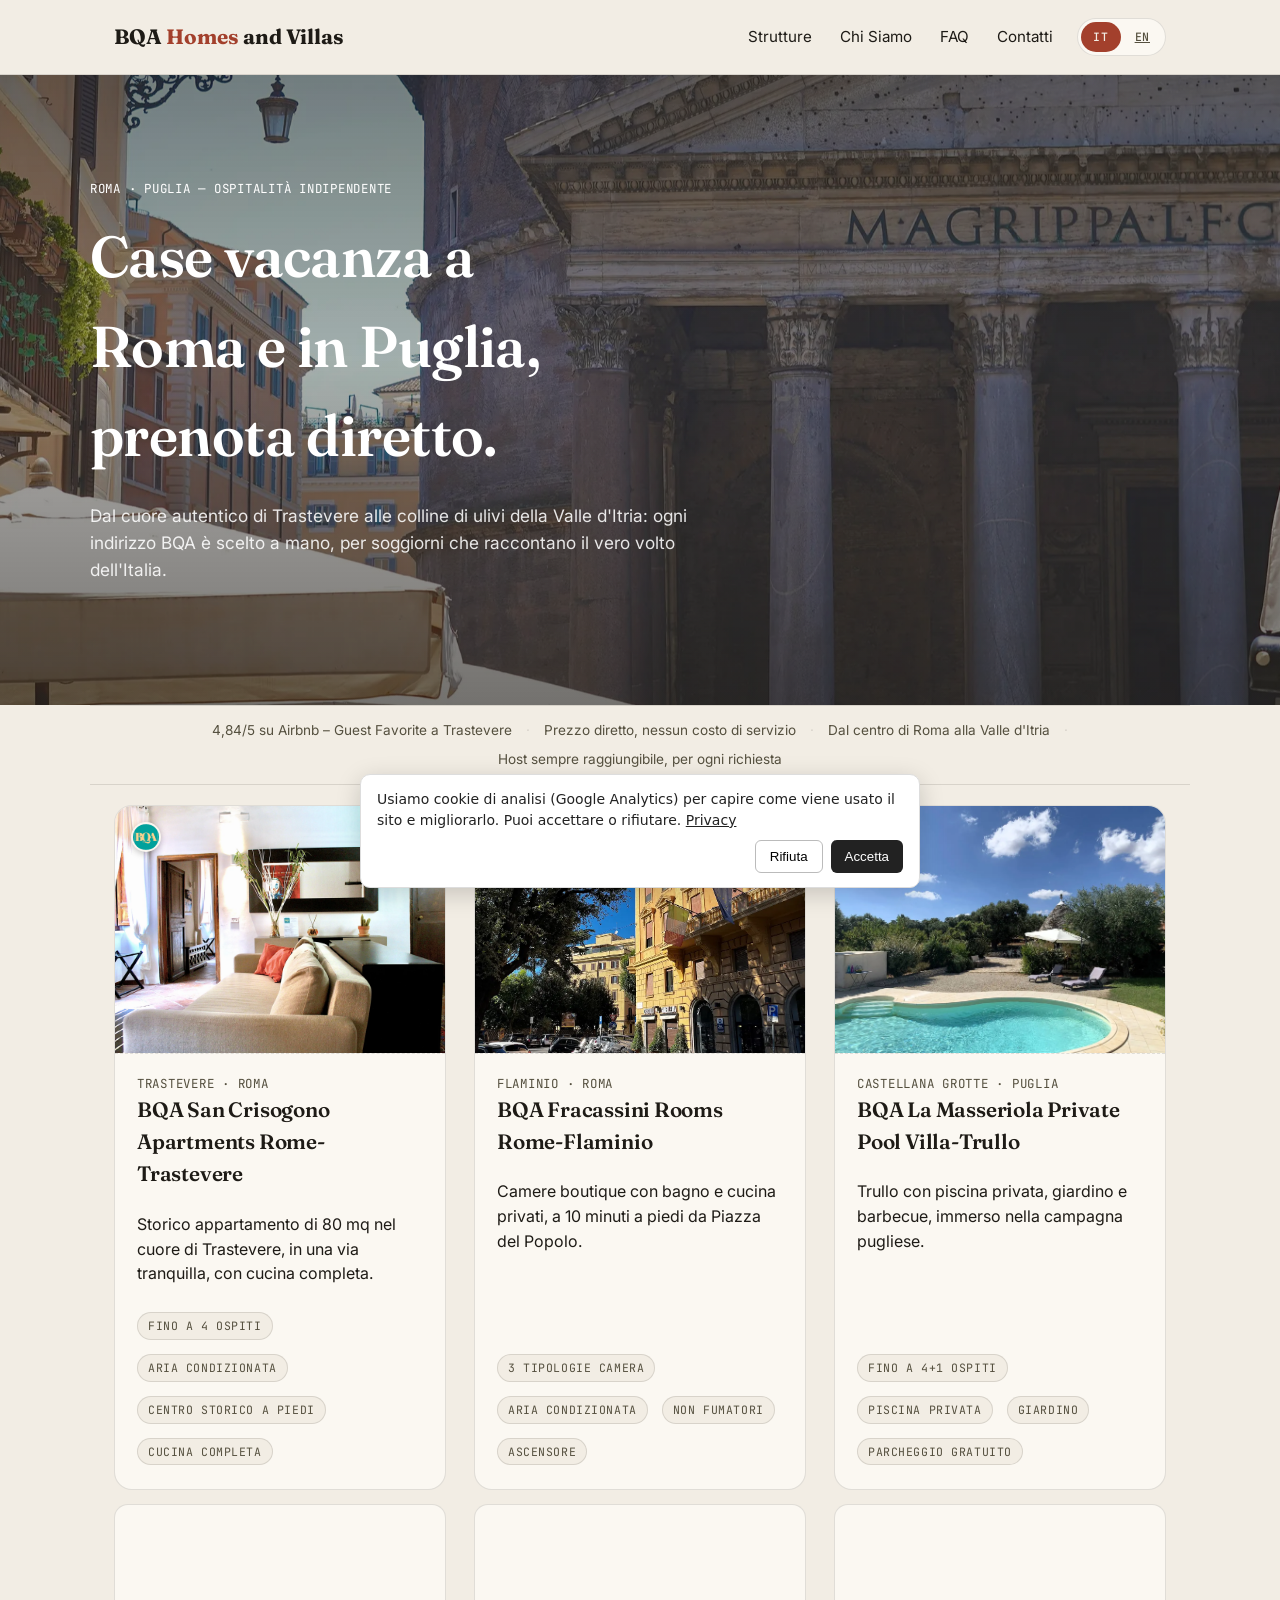
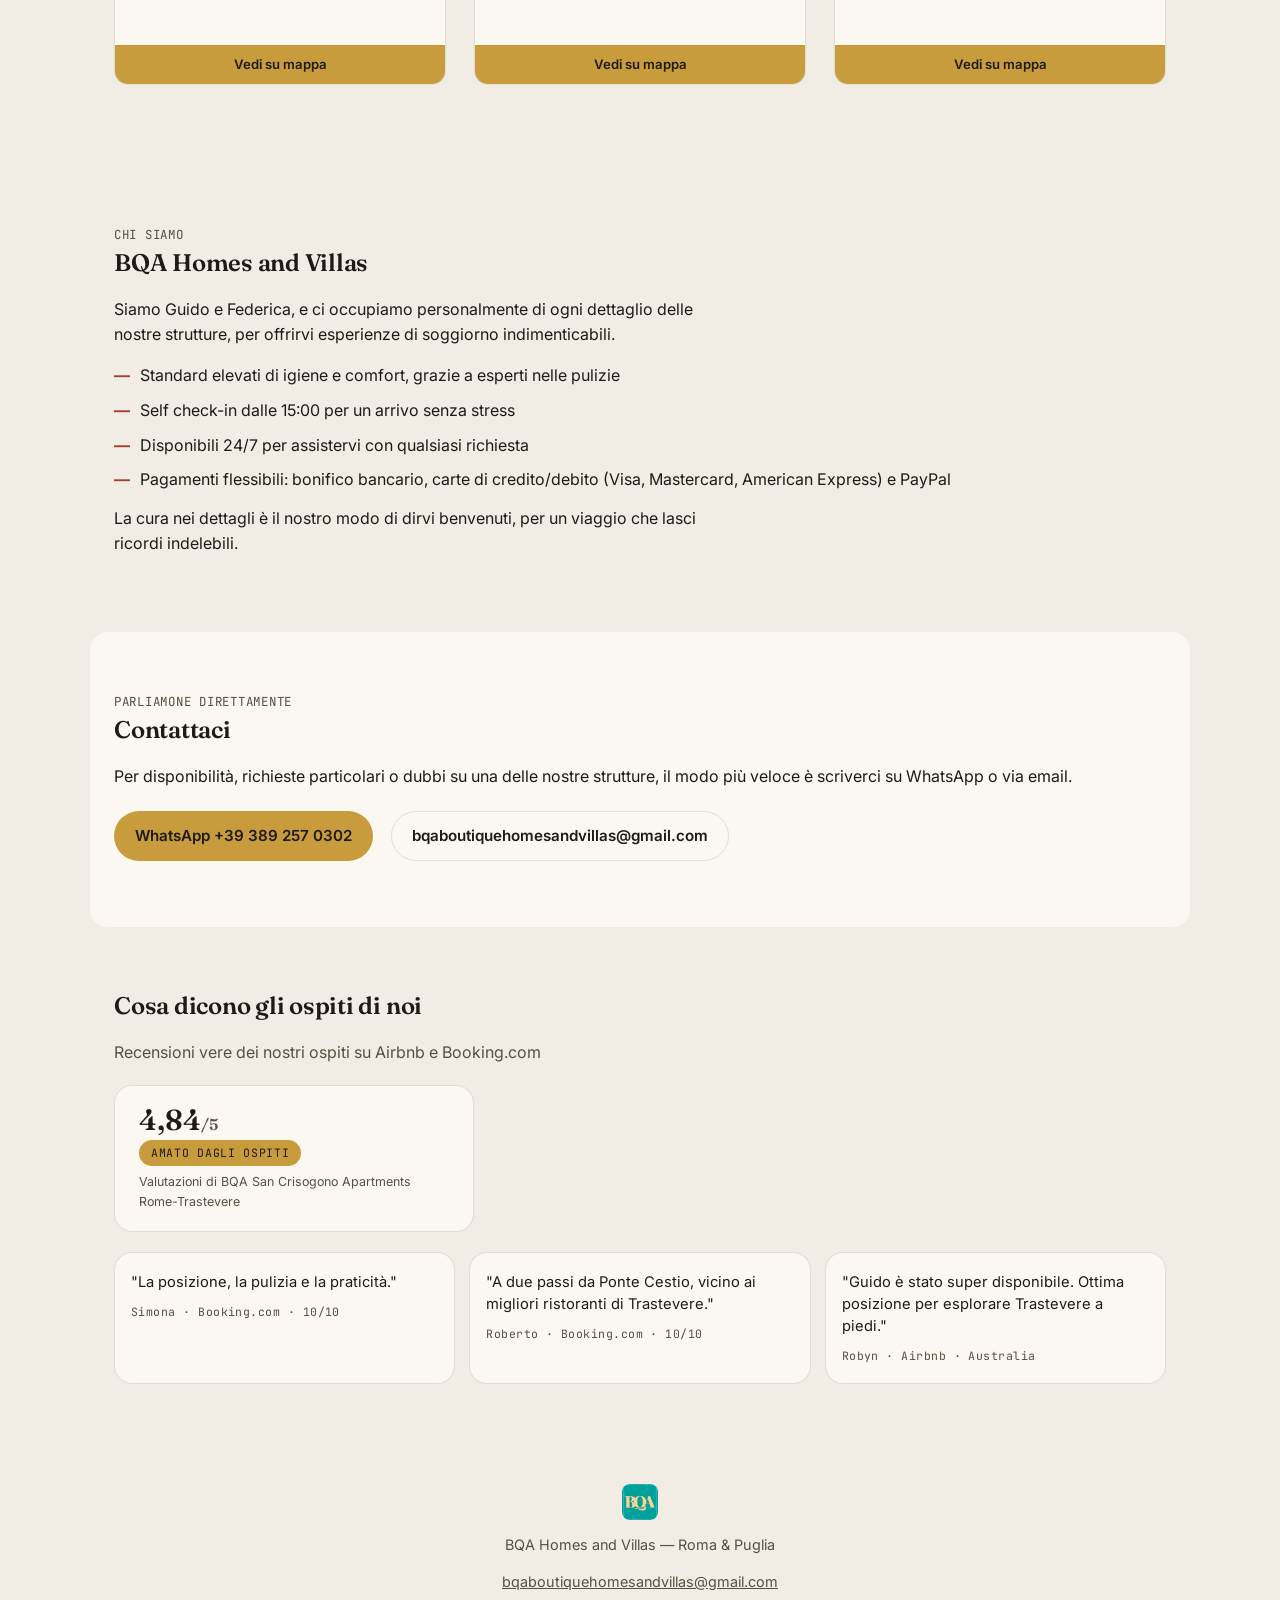
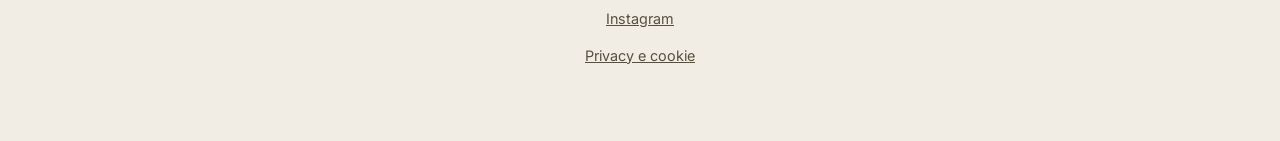
<file: index.html>
<!DOCTYPE html>
<html lang="it" data-static-lang="it">
<head>
<meta charset="UTF-8">
<meta name="viewport" content="width=device-width, initial-scale=1.0">
<title>BQA Homes and Villas — Appartamenti a Roma, Ville in Puglia</title>
<meta name="description" id="meta-description" content="BQA Homes and Villas: appartamenti e camere a Roma (Trastevere, Flaminio) e villa con piscina privata in Puglia (Castellana Grotte). Prenota direttamente con noi.">
<meta property="og:type" content="website">
<meta property="og:title" content="BQA Homes and Villas — Appartamenti a Roma, Ville in Puglia">
<meta property="og:description" content="BQA Homes and Villas: appartamenti e camere a Roma (Trastevere, Flaminio) e villa con piscina privata in Puglia (Castellana Grotte). Prenota direttamente con noi.">
<meta property="og:image" content="https://bqahomesandvillas.com/images/Trastevere/salone1.jpg">
<meta property="og:url" content="https://bqahomesandvillas.com/">
<link rel="canonical" href="https://bqahomesandvillas.com/">
<meta property="og:locale" content="it_IT">
<meta name="twitter:card" content="summary_large_image">
<meta name="twitter:title" content="BQA Homes and Villas — Appartamenti a Roma, Ville in Puglia">
<meta name="twitter:description" content="BQA Homes and Villas: appartamenti e camere a Roma (Trastevere, Flaminio) e villa con piscina privata in Puglia (Castellana Grotte). Prenota direttamente con noi.">
<meta name="twitter:image" content="https://bqahomesandvillas.com/images/Trastevere/salone1.jpg">
<link rel="alternate" hreflang="it" href="https://bqahomesandvillas.com/">
<link rel="alternate" hreflang="en" href="https://bqahomesandvillas.com/en/">
<link rel="alternate" hreflang="x-default" href="https://bqahomesandvillas.com/">
<link rel="icon" href="/favicon.ico" sizes="48x48">
<link rel="icon" type="image/png" href="/images/icon-192.png" sizes="192x192">
<link rel="apple-touch-icon" href="/images/apple-touch-icon.png">
<link rel="stylesheet" href="styles.css">
<script type="application/ld+json">
{
  "@context": "https://schema.org",
  "@type": "Organization",
  "name": "BQA Homes and Villas",
  "url": "https://bqahomesandvillas.com/",
  "logo": "https://bqahomesandvillas.com/images/icon-512.png",
  "sameAs": [
    "https://www.airbnb.it/h/bqa-san-crisogono-trastevere-roma",
    "https://www.booking.com/hotel/it/bqa-boutique-apartment-in-trastevere.html",
    "https://www.instagram.com/bqahomesandvillas/"
  ]
}
</script>
<script type="application/ld+json">
{
  "@context": "https://schema.org",
  "@type": "WebSite",
  "name": "BQA Homes and Villas",
  "url": "https://bqahomesandvillas.com/",
  "inLanguage": "it"
}
</script>
<!-- TODO: aggiungere qui a "sameAs" Facebook e la scheda Google Business quando esisteranno -->
</head>
<body>

<header class="site-header">
  <nav class="nav">
    <a href="/" class="brand">BQA <span>Homes</span> and Villas</a>
    <div class="nav-right">
      <ul class="nav-links">
        <li><a href="/#strutture">Strutture</a></li>
        <li><a href="/#chi-siamo">Chi Siamo</a></li>
        <li><a href="faq.html">FAQ</a></li>
        <li><a href="/#contatti">Contatti</a></li>
      </ul>
      <div class="lang-switch" role="group" aria-label="Lingua / Language">
        <span class="lang-btn" aria-current="true">IT</span>
        <a class="lang-btn" href="/en/" hreflang="en">EN</a>
      </div>
    </div>
  </nav>
</header>

<section class="hero">
  <div class="hero-bg" aria-hidden="true">
    <div class="hero-bg-slide active"><img src="images/Atmosfera/1.webp" width="1920" height="2880" alt="" loading="eager"></div>
    <div class="hero-bg-slide"><img src="images/Atmosfera/2.webp" width="1920" height="3415" alt="" loading="lazy"></div>
    <div class="hero-bg-slide"><img src="images/Atmosfera/3.webp" width="1920" height="2880" alt="" loading="lazy"></div>
    <div class="hero-bg-slide"><img src="images/Atmosfera/4.webp" width="1920" height="2880" alt="" loading="lazy"></div>
    <div class="hero-bg-slide"><img src="images/Atmosfera/5.webp" width="1920" height="2560" alt="" loading="lazy"></div>
    <div class="hero-bg-slide"><img src="images/Atmosfera/6.webp" width="1920" height="1440" alt="" loading="lazy"></div>
    <div class="hero-bg-slide"><img src="images/Atmosfera/7.webp" width="1920" height="1280" alt="" loading="lazy"></div>
    <div class="hero-bg-slide"><img src="images/Atmosfera/8.webp" width="1920" height="2560" alt="" loading="lazy"></div>
  </div>
  <div class="hero-overlay" aria-hidden="true"></div>
  <div class="hero-content">
    <div class="mono eyebrow">Roma · Puglia — Ospitalità indipendente</div>
    <h1>Case vacanza a Roma e in Puglia, prenota diretto.</h1>
    <p class="lede">Dal cuore autentico di Trastevere alle colline di ulivi della Valle d'Itria: ogni indirizzo BQA è scelto a mano, per soggiorni che raccontano il vero volto dell'Italia.</p>
  </div>
</section>

<div class="trust-bar">
  <span>4,84/5 su Airbnb – Guest Favorite a Trastevere</span>
  <span class="trust-sep" aria-hidden="true">·</span>
  <span>Prezzo diretto, nessun costo di servizio</span>
  <span class="trust-sep" aria-hidden="true">·</span>
  <span>Dal centro di Roma alla Valle d'Itria</span>
  <span class="trust-sep" aria-hidden="true">·</span>
  <span>Host sempre raggiungibile, per ogni richiesta</span>
</div>

<section id="strutture" class="tags">

  <div class="tag-wrap fade-in-section">
    <a class="keytag" href="trastevere.html">
      <img class="ring" src="images/LOGO.png" width="500" height="500" alt="BQA" loading="lazy">
      <div class="photo"><picture><source srcset="images/Trastevere/salone1.webp" type="image/webp"><img src="images/Trastevere/salone1.jpg" width="1920" height="1280" alt="BQA San Crisogono Apartments Rome-Trastevere" loading="lazy"></picture></div>
      <div class="body">
        <div class="mono">Trastevere · Roma</div>
        <h3>BQA San Crisogono Apartments Rome-Trastevere</h3>
        <p>Storico appartamento di 80 mq nel cuore di Trastevere, in una via tranquilla, con cucina completa.</p>
        <div class="specs">
          <span>Fino a 4 ospiti</span>
          <span>Aria condizionata</span>
          <span>Centro storico a piedi</span>
          <span>Cucina completa</span>
        </div>
      </div>
    </a>
    <div class="map-card compact">
      <iframe src="https://www.google.com/maps?q=41.8880726,12.4743106&z=16&output=embed" loading="lazy" referrerpolicy="no-referrer-when-downgrade" title="Mappa BQA San Crisogono Apartments Rome-Trastevere"></iframe>
      <a class="map-btn" href="https://www.google.com/maps/place/BQA+San+Crisogono+Apartments+Rome-Trastevere/@41.8880726,12.4717357,17z/data=!4m11!3m10!1s0x132f6107975628ed:0x79af854c231a8281!5m4!1s2026-08-06!2i3!4m1!1i2!8m2!3d41.8880726!4d12.4743106!16s%2Fg%2F11y474mmqk?authuser=1&amp;entry=ttu&amp;g_ep=EgoyMDI2MDcyOS4wIKXMDSoASAFQAw%3D%3D" target="_blank" rel="noopener">Vedi su mappa</a>
    </div>
  </div>

  <div class="tag-wrap fade-in-section">
    <a class="keytag" href="flaminio.html">
      <img class="ring" src="images/LOGO.png" width="500" height="500" alt="BQA" loading="lazy">
      <div class="photo"><picture><source srcset="images/Flaminio/15.webp" type="image/webp"><img src="images/Flaminio/15.JPG" width="975" height="1300" alt="BQA Fracassini Rooms Rome-Flaminio" loading="lazy"></picture></div>
      <div class="body">
        <div class="mono">Flaminio · Roma</div>
        <h3>BQA Fracassini Rooms Rome-Flaminio</h3>
        <p>Camere boutique con bagno e cucina privati, a 10 minuti a piedi da Piazza del Popolo.</p>
        <div class="specs">
          <span>3 tipologie camera</span>
          <span>Aria condizionata</span>
          <span>Non fumatori</span>
          <span>Ascensore</span>
        </div>
      </div>
    </a>
    <div class="map-card compact">
      <iframe src="https://www.google.com/maps?q=41.9234542,12.4691615&z=16&output=embed" loading="lazy" referrerpolicy="no-referrer-when-downgrade" title="Mappa BQA Fracassini Rooms Rome-Flaminio"></iframe>
      <a class="map-btn" href="https://www.google.com/maps/place/BQA+Fracassini+Rooms+Rome-Flaminio/@41.9234542,12.4665866,17z/data=!3m1!4b1!4m9!3m8!1s0x132f6139728bdc01:0xfcf9cb8cf42d84df!5m2!4m1!1i2!8m2!3d41.9234542!4d12.4691615!16s%2Fg%2F11lp60v3zh?hl=it-IT&amp;entry=ttu&amp;g_ep=EgoyMDI2MDcyOS4wIKXMDSoASAFQAw%3D%3D" target="_blank" rel="noopener">Vedi su mappa</a>
    </div>
  </div>

  <div class="tag-wrap fade-in-section">
    <a class="keytag" href="masseriola.html">
      <img class="ring" src="images/LOGO.png" width="500" height="500" alt="BQA" loading="lazy">
      <div class="photo"><picture><source srcset="images/Masseriola/1.webp" type="image/webp"><img src="images/Masseriola/1.jpeg" width="1440" height="1046" alt="BQA La Masseriola Private Pool Villa-Trullo" loading="lazy"></picture></div>
      <div class="body">
        <div class="mono">Castellana Grotte · Puglia</div>
        <h3>BQA La Masseriola Private Pool Villa-Trullo</h3>
        <p>Trullo con piscina privata, giardino e barbecue, immerso nella campagna pugliese.</p>
        <div class="specs">
          <span>Fino a 4+1 ospiti</span>
          <span>Piscina privata</span>
          <span>Giardino</span>
          <span>Parcheggio gratuito</span>
        </div>
      </div>
    </a>
    <div class="map-card compact">
      <iframe src="https://www.google.com/maps?q=40.8542347,17.2063741&z=16&output=embed" loading="lazy" referrerpolicy="no-referrer-when-downgrade" title="Mappa BQA La Masseriola Private Pool Villa-Trullo"></iframe>
      <a class="map-btn" href="https://www.google.com/maps/place/Strada+Comunale+Masseriola,+70013+Castellana+Grotte+BA/@40.8542347,17.2037992,17z/data=!3m1!4b1!4m6!3m5!1s0x1347b40980328535:0xad001b690aec833f!8m2!3d40.8542347!4d17.2063741!16s%2Fg%2F1q6j5svrz?entry=ttu&amp;g_ep=EgoyMDI2MDcyOS4wIKXMDSoASAFQAw%3D%3D" target="_blank" rel="noopener">Vedi su mappa</a>
    </div>
  </div>

</section>

<section class="section fade-in-section" id="chi-siamo">
  <div class="mono">Chi siamo</div>
  <h2>BQA Homes and Villas</h2>
  <p class="lede" style="max-width:60ch;">Siamo Guido e Federica, e ci occupiamo personalmente di ogni dettaglio delle nostre strutture, per offrirvi esperienze di soggiorno indimenticabili.</p>
  <ul class="points">
    <li>Standard elevati di igiene e comfort, grazie a esperti nelle pulizie</li>
    <li>Self check-in dalle 15:00 per un arrivo senza stress</li>
    <li>Disponibili 24/7 per assistervi con qualsiasi richiesta</li>
    <li>Pagamenti flessibili: bonifico bancario, carte di credito/debito (Visa, Mastercard, American Express) e PayPal</li>
  </ul>
  <p class="lede" style="max-width:60ch; margin-top:14px;">La cura nei dettagli è il nostro modo di dirvi benvenuti, per un viaggio che lasci ricordi indelebili.</p>
</section>

<section id="contatti" class="section alt">
  <div class="mono">Parliamone direttamente</div>
  <h2>Contattaci</h2>
  <p>Per disponibilità, richieste particolari o dubbi su una delle nostre strutture, il modo più veloce è scriverci su WhatsApp o via email.</p>
  <div class="badge-row">
    <a class="btn btn-primary" href="https://wa.me/393892570302" target="_blank" rel="noopener">WhatsApp +39 389 257 0302</a>
    <a class="btn btn-outline" style="border-color:var(--line); color:var(--ink);" href="mailto:bqaboutiquehomesandvillas@gmail.com">bqaboutiquehomesandvillas@gmail.com</a>
  </div>
</section>

<section class="section home-reviews">
  <h2>Cosa dicono gli ospiti di noi</h2>
  <p class="lede">Recensioni vere dei nostri ospiti su Airbnb e Booking.com</p>

  <div class="home-reviews-score">
    <div class="home-reviews-score-value"><span>4,84</span><span class="home-reviews-score-outof">/5</span></div>
    <div class="home-reviews-score-badge">Amato dagli ospiti</div>
    <div class="home-reviews-score-caption">Valutazioni di BQA San Crisogono Apartments Rome-Trastevere</div>
  </div>

  <div class="home-reviews-grid">
    <a class="home-review-card fade-in-section" href="trastevere.html#review-simona">
      <span class="home-review-quote">"La posizione, la pulizia e la praticità."</span>
      <span class="home-review-meta">Simona · Booking.com · 10/10</span>
    </a>
    <a class="home-review-card fade-in-section" href="trastevere.html#review-roberto">
      <span class="home-review-quote">"A due passi da Ponte Cestio, vicino ai migliori ristoranti di Trastevere."</span>
      <span class="home-review-meta">Roberto · Booking.com · 10/10</span>
    </a>
    <a class="home-review-card fade-in-section" href="trastevere.html#review-robyn">
      <span class="home-review-quote">"Guido è stato super disponibile. Ottima posizione per esplorare Trastevere a piedi."</span>
      <span class="home-review-meta">Robyn · Airbnb · Australia</span>
    </a>
  </div>
</section>

<a class="mobile-book-cta" id="mobile-book-cta" href="https://wa.me/393892570302?text=Ciao%2C%20vorrei%20informazioni%20sulle%20vostre%20strutture" target="_blank" rel="noopener">Prenota Diretto</a>

<footer id="site-footer">
  <img class="footer-logo" src="images/LOGO.png" width="500" height="500" alt="BQA Homes and Villas">
  <p>BQA Homes and Villas — Roma & Puglia</p>
  <p><a href="mailto:bqaboutiquehomesandvillas@gmail.com">bqaboutiquehomesandvillas@gmail.com</a></p>
  <p><a href="https://www.instagram.com/bqahomesandvillas/" target="_blank" rel="noopener noreferrer" aria-label="Instagram BQA Homes and Villas">Instagram</a></p>
  <p><a href="/privacy.html">Privacy e cookie</a></p>
</footer>

<script src="i18n.js"></script>

<script src="/analytics.js" defer></script>
</body>
</html>
</file>
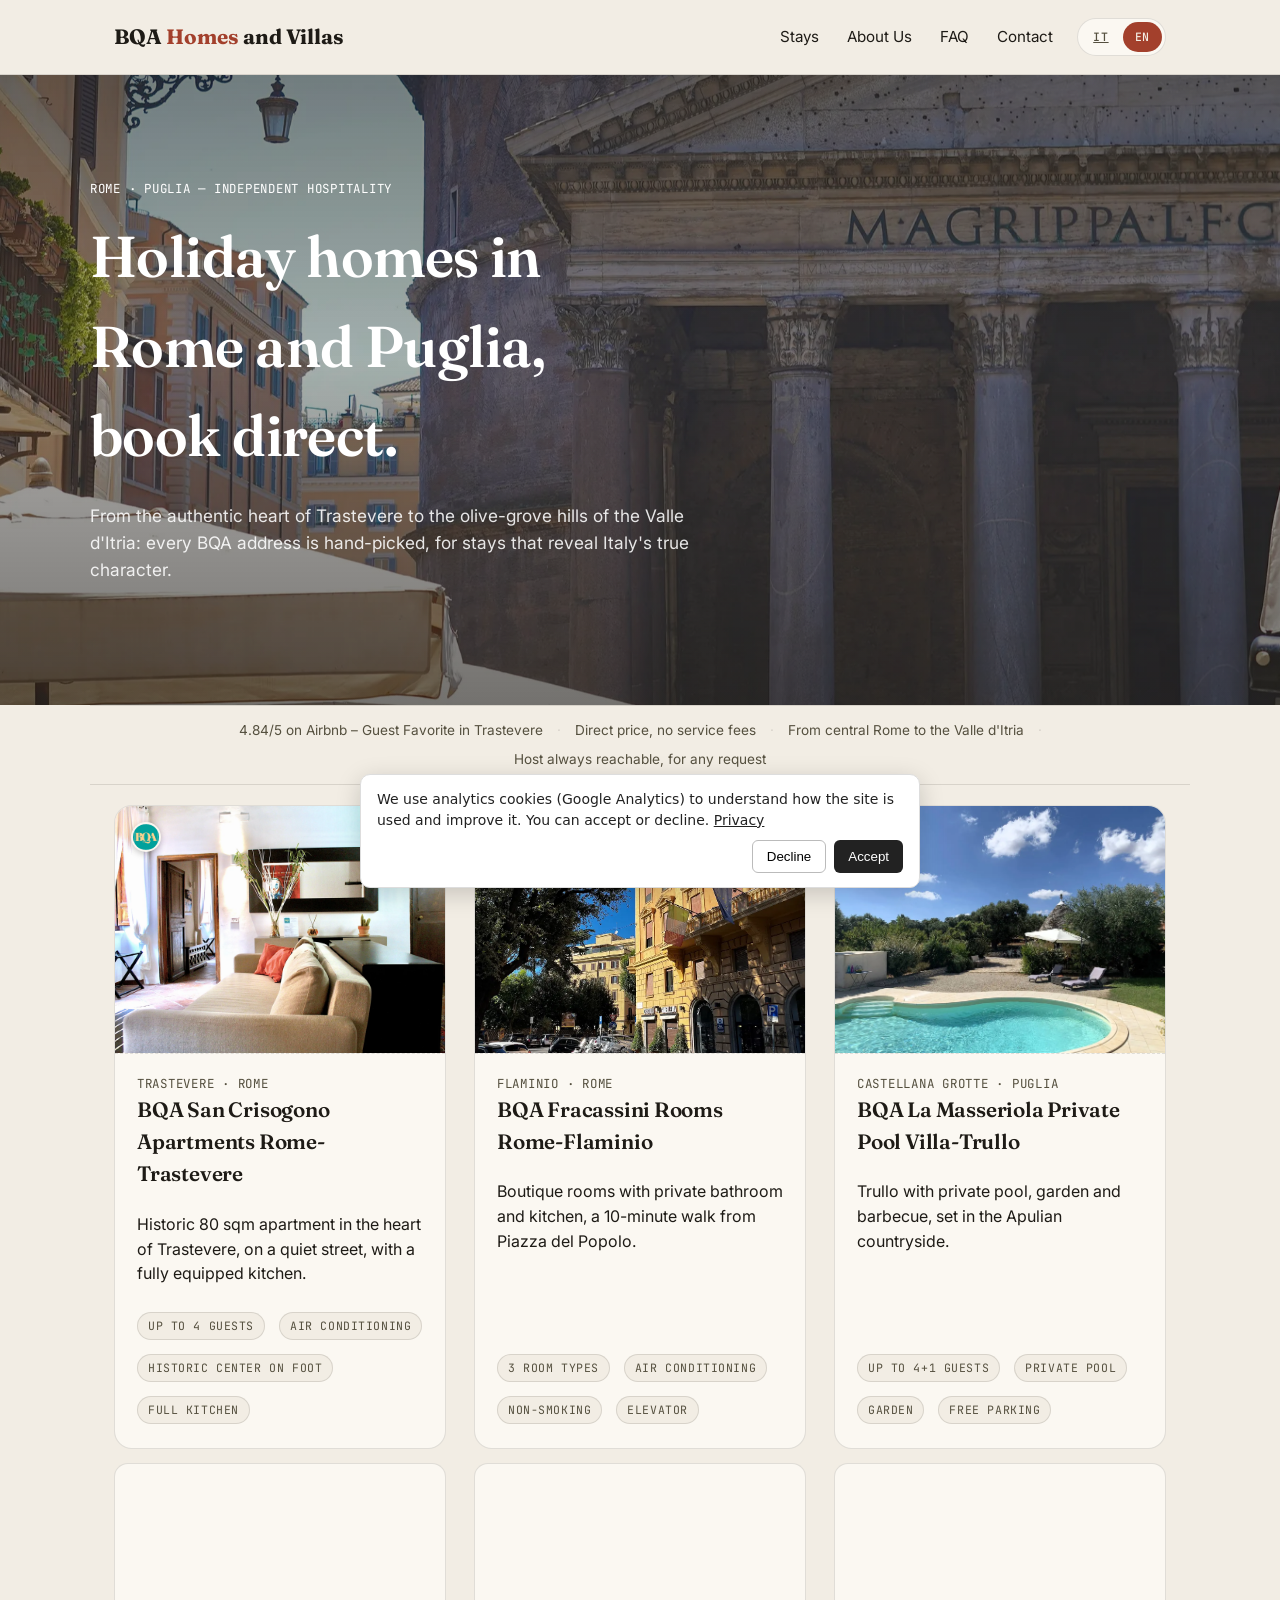
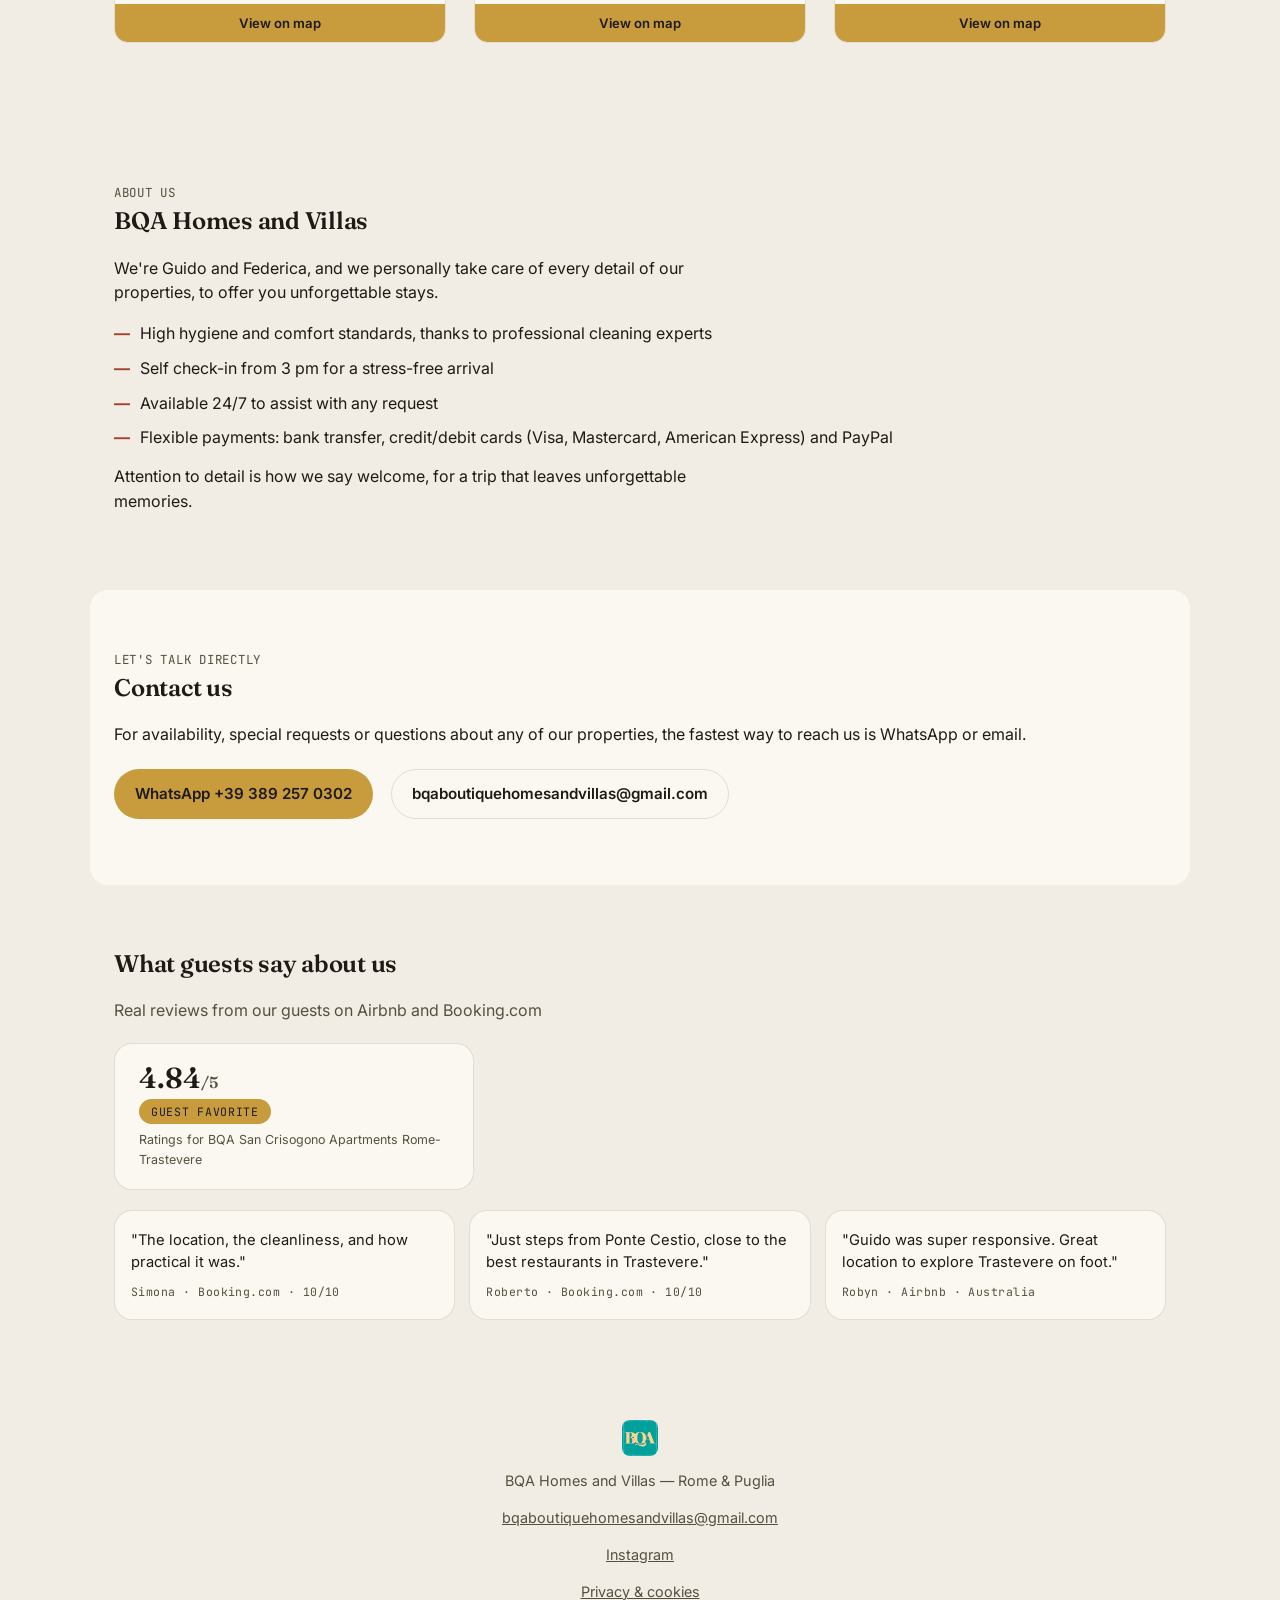
<file: en/index.html>
<!DOCTYPE html>
<html lang="en" data-static-lang="en">
<head>
<meta charset="UTF-8">
<meta name="viewport" content="width=device-width, initial-scale=1.0">
<title>BQA Homes and Villas — Apartments in Rome, Villa in Puglia</title>
<meta name="description" id="meta-description" content="BQA Homes and Villas: apartments and rooms in Rome (Trastevere, Flaminio) and a private-pool villa in Puglia (Castellana Grotte). Book directly with us, no fees.">
<meta property="og:type" content="website">
<meta property="og:title" content="BQA Homes and Villas — Apartments in Rome, Villa in Puglia">
<meta property="og:description" content="BQA Homes and Villas: apartments and rooms in Rome (Trastevere, Flaminio) and a private-pool villa in Puglia (Castellana Grotte). Book directly with us, no fees.">
<meta property="og:image" content="https://bqahomesandvillas.com/images/Trastevere/salone1.jpg">
<meta property="og:url" content="https://bqahomesandvillas.com/en/">
<link rel="canonical" href="https://bqahomesandvillas.com/en/">
<meta property="og:locale" content="en_US">
<meta name="twitter:card" content="summary_large_image">
<meta name="twitter:title" content="BQA Homes and Villas — Apartments in Rome, Villa in Puglia">
<meta name="twitter:description" content="BQA Homes and Villas: apartments and rooms in Rome (Trastevere, Flaminio) and a private-pool villa in Puglia (Castellana Grotte). Book directly with us, no fees.">
<meta name="twitter:image" content="https://bqahomesandvillas.com/images/Trastevere/salone1.jpg">
<link rel="alternate" hreflang="it" href="https://bqahomesandvillas.com/">
<link rel="alternate" hreflang="en" href="https://bqahomesandvillas.com/en/">
<link rel="alternate" hreflang="x-default" href="https://bqahomesandvillas.com/">
<link rel="icon" href="/favicon.ico" sizes="48x48">
<link rel="icon" type="image/png" href="/images/icon-192.png" sizes="192x192">
<link rel="apple-touch-icon" href="/images/apple-touch-icon.png">
<link rel="stylesheet" href="/styles.css">
<script type="application/ld+json">
{
  "@context": "https://schema.org",
  "@type": "Organization",
  "name": "BQA Homes and Villas",
  "url": "https://bqahomesandvillas.com/",
  "logo": "https://bqahomesandvillas.com/images/icon-512.png",
  "sameAs": [
    "https://www.airbnb.it/h/bqa-san-crisogono-trastevere-roma",
    "https://www.booking.com/hotel/it/bqa-boutique-apartment-in-trastevere.html",
    "https://www.instagram.com/bqahomesandvillas/"
  ]
}
</script>
<script type="application/ld+json">
{
  "@context": "https://schema.org",
  "@type": "WebSite",
  "name": "BQA Homes and Villas",
  "url": "https://bqahomesandvillas.com/en/",
  "inLanguage": "en"
}
</script>
<!-- TODO: add Facebook and the Google Business listing to "sameAs" once they exist -->
</head>
<body>

<header class="site-header">
  <nav class="nav">
    <a href="/en/" class="brand">BQA <span>Homes</span> and Villas</a>
    <div class="nav-right">
      <ul class="nav-links">
        <li><a href="/en/#strutture">Stays</a></li>
        <li><a href="/en/#chi-siamo">About Us</a></li>
        <li><a href="/en/faq.html">FAQ</a></li>
        <li><a href="/en/#contatti">Contact</a></li>
      </ul>
      <div class="lang-switch" role="group" aria-label="Lingua / Language">
        <a class="lang-btn" href="/" hreflang="it">IT</a>
        <span class="lang-btn" aria-current="true">EN</span>
      </div>
    </div>
  </nav>
</header>

<section class="hero">
  <div class="hero-bg" aria-hidden="true">
    <div class="hero-bg-slide active"><img src="/images/Atmosfera/1.webp" width="1920" height="2880" alt="" loading="eager"></div>
    <div class="hero-bg-slide"><img src="/images/Atmosfera/2.webp" width="1920" height="3415" alt="" loading="lazy"></div>
    <div class="hero-bg-slide"><img src="/images/Atmosfera/3.webp" width="1920" height="2880" alt="" loading="lazy"></div>
    <div class="hero-bg-slide"><img src="/images/Atmosfera/4.webp" width="1920" height="2880" alt="" loading="lazy"></div>
    <div class="hero-bg-slide"><img src="/images/Atmosfera/5.webp" width="1920" height="2560" alt="" loading="lazy"></div>
    <div class="hero-bg-slide"><img src="/images/Atmosfera/6.webp" width="1920" height="1440" alt="" loading="lazy"></div>
    <div class="hero-bg-slide"><img src="/images/Atmosfera/7.webp" width="1920" height="1280" alt="" loading="lazy"></div>
    <div class="hero-bg-slide"><img src="/images/Atmosfera/8.webp" width="1920" height="2560" alt="" loading="lazy"></div>
  </div>
  <div class="hero-overlay" aria-hidden="true"></div>
  <div class="hero-content">
    <div class="mono eyebrow">Rome · Puglia — Independent hospitality</div>
    <h1>Holiday homes in Rome and Puglia, book direct.</h1>
    <p class="lede">From the authentic heart of Trastevere to the olive-grove hills of the Valle d'Itria: every BQA address is hand-picked, for stays that reveal Italy's true character.</p>
  </div>
</section>

<div class="trust-bar">
  <span>4.84/5 on Airbnb – Guest Favorite in Trastevere</span>
  <span class="trust-sep" aria-hidden="true">·</span>
  <span>Direct price, no service fees</span>
  <span class="trust-sep" aria-hidden="true">·</span>
  <span>From central Rome to the Valle d'Itria</span>
  <span class="trust-sep" aria-hidden="true">·</span>
  <span>Host always reachable, for any request</span>
</div>

<section id="strutture" class="tags">

  <div class="tag-wrap fade-in-section">
    <a class="keytag" href="trastevere.html">
      <img class="ring" src="/images/LOGO.png" width="500" height="500" alt="BQA" loading="lazy">
      <div class="photo"><picture><source srcset="/images/Trastevere/salone1.webp" type="image/webp"><img src="/images/Trastevere/salone1.jpg" width="1920" height="1280" alt="BQA San Crisogono Apartments Rome-Trastevere" loading="lazy"></picture></div>
      <div class="body">
        <div class="mono">Trastevere · Rome</div>
        <h3>BQA San Crisogono Apartments Rome-Trastevere</h3>
        <p>Historic 80 sqm apartment in the heart of Trastevere, on a quiet street, with a fully equipped kitchen.</p>
        <div class="specs">
          <span>Up to 4 guests</span>
          <span>Air conditioning</span>
          <span>Historic center on foot</span>
          <span>Full kitchen</span>
        </div>
      </div>
    </a>
    <div class="map-card compact">
      <iframe src="https://www.google.com/maps?q=41.8880726,12.4743106&z=16&output=embed" loading="lazy" referrerpolicy="no-referrer-when-downgrade" title="Map BQA San Crisogono Apartments Rome-Trastevere"></iframe>
      <a class="map-btn" href="https://www.google.com/maps/place/BQA+San+Crisogono+Apartments+Rome-Trastevere/@41.8880726,12.4717357,17z/data=!4m11!3m10!1s0x132f6107975628ed:0x79af854c231a8281!5m4!1s2026-08-06!2i3!4m1!1i2!8m2!3d41.8880726!4d12.4743106!16s%2Fg%2F11y474mmqk?authuser=1&amp;entry=ttu&amp;g_ep=EgoyMDI2MDcyOS4wIKXMDSoASAFQAw%3D%3D" target="_blank" rel="noopener">View on map</a>
    </div>
  </div>

  <div class="tag-wrap fade-in-section">
    <a class="keytag" href="/en/flaminio.html">
      <img class="ring" src="/images/LOGO.png" width="500" height="500" alt="BQA" loading="lazy">
      <div class="photo"><picture><source srcset="/images/Flaminio/15.webp" type="image/webp"><img src="/images/Flaminio/15.JPG" width="975" height="1300" alt="BQA Fracassini Rooms Rome-Flaminio" loading="lazy"></picture></div>
      <div class="body">
        <div class="mono">Flaminio · Rome</div>
        <h3>BQA Fracassini Rooms Rome-Flaminio</h3>
        <p>Boutique rooms with private bathroom and kitchen, a 10-minute walk from Piazza del Popolo.</p>
        <div class="specs">
          <span>3 room types</span>
          <span>Air conditioning</span>
          <span>Non-smoking</span>
          <span>Elevator</span>
        </div>
      </div>
    </a>
    <div class="map-card compact">
      <iframe src="https://www.google.com/maps?q=41.9234542,12.4691615&z=16&output=embed" loading="lazy" referrerpolicy="no-referrer-when-downgrade" title="Map BQA Fracassini Rooms Rome-Flaminio"></iframe>
      <a class="map-btn" href="https://www.google.com/maps/place/BQA+Fracassini+Rooms+Rome-Flaminio/@41.9234542,12.4665866,17z/data=!3m1!4b1!4m9!3m8!1s0x132f6139728bdc01:0xfcf9cb8cf42d84df!5m2!4m1!1i2!8m2!3d41.9234542!4d12.4691615!16s%2Fg%2F11lp60v3zh?hl=it-IT&amp;entry=ttu&amp;g_ep=EgoyMDI2MDcyOS4wIKXMDSoASAFQAw%3D%3D" target="_blank" rel="noopener">View on map</a>
    </div>
  </div>

  <div class="tag-wrap fade-in-section">
    <a class="keytag" href="/en/masseriola.html">
      <img class="ring" src="/images/LOGO.png" width="500" height="500" alt="BQA" loading="lazy">
      <div class="photo"><picture><source srcset="/images/Masseriola/1.webp" type="image/webp"><img src="/images/Masseriola/1.jpeg" width="1440" height="1046" alt="BQA La Masseriola Private Pool Villa-Trullo" loading="lazy"></picture></div>
      <div class="body">
        <div class="mono">Castellana Grotte · Puglia</div>
        <h3>BQA La Masseriola Private Pool Villa-Trullo</h3>
        <p>Trullo with private pool, garden and barbecue, set in the Apulian countryside.</p>
        <div class="specs">
          <span>Up to 4+1 guests</span>
          <span>Private pool</span>
          <span>Garden</span>
          <span>Free parking</span>
        </div>
      </div>
    </a>
    <div class="map-card compact">
      <iframe src="https://www.google.com/maps?q=40.8542347,17.2063741&z=16&output=embed" loading="lazy" referrerpolicy="no-referrer-when-downgrade" title="Map BQA La Masseriola Private Pool Villa-Trullo"></iframe>
      <a class="map-btn" href="https://www.google.com/maps/place/Strada+Comunale+Masseriola,+70013+Castellana+Grotte+BA/@40.8542347,17.2037992,17z/data=!3m1!4b1!4m6!3m5!1s0x1347b40980328535:0xad001b690aec833f!8m2!3d40.8542347!4d17.2063741!16s%2Fg%2F1q6j5svrz?entry=ttu&amp;g_ep=EgoyMDI2MDcyOS4wIKXMDSoASAFQAw%3D%3D" target="_blank" rel="noopener">View on map</a>
    </div>
  </div>

</section>

<section class="section fade-in-section" id="chi-siamo">
  <div class="mono">About us</div>
  <h2>BQA Homes and Villas</h2>
  <p class="lede" style="max-width:60ch;">We're Guido and Federica, and we personally take care of every detail of our properties, to offer you unforgettable stays.</p>
  <ul class="points">
    <li>High hygiene and comfort standards, thanks to professional cleaning experts</li>
    <li>Self check-in from 3 pm for a stress-free arrival</li>
    <li>Available 24/7 to assist with any request</li>
    <li>Flexible payments: bank transfer, credit/debit cards (Visa, Mastercard, American Express) and PayPal</li>
  </ul>
  <p class="lede" style="max-width:60ch; margin-top:14px;">Attention to detail is how we say welcome, for a trip that leaves unforgettable memories.</p>
</section>

<section id="contatti" class="section alt">
  <div class="mono">Let's talk directly</div>
  <h2>Contact us</h2>
  <p>For availability, special requests or questions about any of our properties, the fastest way to reach us is WhatsApp or email.</p>
  <div class="badge-row">
    <a class="btn btn-primary" href="https://wa.me/393892570302" target="_blank" rel="noopener">WhatsApp +39 389 257 0302</a>
    <a class="btn btn-outline" style="border-color:var(--line); color:var(--ink);" href="mailto:bqaboutiquehomesandvillas@gmail.com">bqaboutiquehomesandvillas@gmail.com</a>
  </div>
</section>

<section class="section home-reviews">
  <h2>What guests say about us</h2>
  <p class="lede">Real reviews from our guests on Airbnb and Booking.com</p>

  <div class="home-reviews-score">
    <div class="home-reviews-score-value"><span>4.84</span><span class="home-reviews-score-outof">/5</span></div>
    <div class="home-reviews-score-badge">Guest favorite</div>
    <div class="home-reviews-score-caption">Ratings for BQA San Crisogono Apartments Rome-Trastevere</div>
  </div>

  <div class="home-reviews-grid">
    <a class="home-review-card fade-in-section" href="trastevere.html#review-simona">
      <span class="home-review-quote">"The location, the cleanliness, and how practical it was."</span>
      <span class="home-review-meta">Simona · Booking.com · 10/10</span>
    </a>
    <a class="home-review-card fade-in-section" href="trastevere.html#review-roberto">
      <span class="home-review-quote">"Just steps from Ponte Cestio, close to the best restaurants in Trastevere."</span>
      <span class="home-review-meta">Roberto · Booking.com · 10/10</span>
    </a>
    <a class="home-review-card fade-in-section" href="trastevere.html#review-robyn">
      <span class="home-review-quote">"Guido was super responsive. Great location to explore Trastevere on foot."</span>
      <span class="home-review-meta">Robyn · Airbnb · Australia</span>
    </a>
  </div>
</section>

<a class="mobile-book-cta" id="mobile-book-cta" href="https://wa.me/393892570302?text=Hi%2C%20I%27d%20like%20information%20about%20your%20properties" target="_blank" rel="noopener">Book Direct</a>

<footer id="site-footer">
  <img class="footer-logo" src="/images/LOGO.png" width="500" height="500" alt="BQA Homes and Villas">
  <p>BQA Homes and Villas — Rome &amp; Puglia</p>
  <p><a href="mailto:bqaboutiquehomesandvillas@gmail.com">bqaboutiquehomesandvillas@gmail.com</a></p>
  <p><a href="https://www.instagram.com/bqahomesandvillas/" target="_blank" rel="noopener noreferrer" aria-label="Instagram BQA Homes and Villas">Instagram</a></p>
  <p><a href="/en/privacy.html">Privacy &amp; cookies</a></p>
</footer>

<script src="/i18n.js"></script>

<script src="/analytics.js" defer></script>
</body>
</html>
</file>
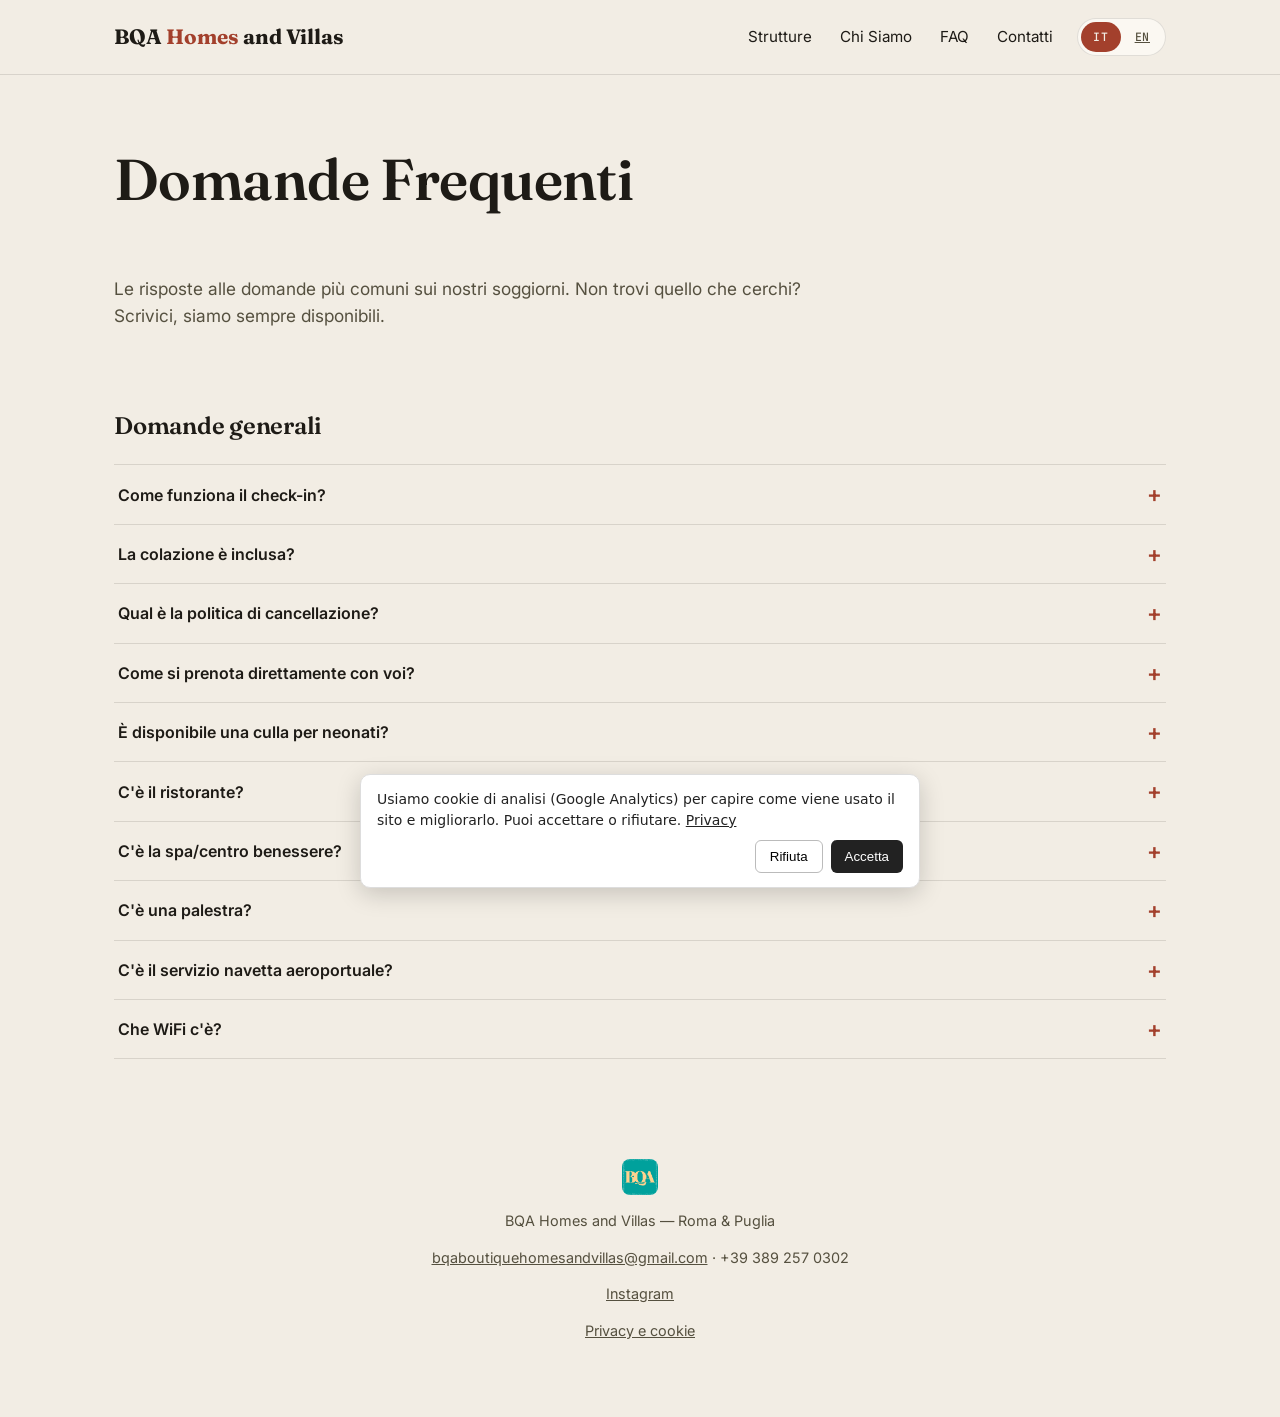
<file: faq.html>
<!DOCTYPE html>
<html lang="it" data-static-lang="it">
<head>
<meta charset="UTF-8">
<meta name="viewport" content="width=device-width, initial-scale=1.0">
<title>Domande Frequenti | BQA Homes and Villas</title>
<meta name="description" id="meta-description" content="Tutte le risposte alle domande più frequenti su check-in, cancellazioni, parcheggio, animali e servizi delle strutture BQA Homes and Villas a Roma e in Puglia.">
<meta property="og:type" content="website">
<meta property="og:title" content="Domande Frequenti | BQA Homes and Villas">
<meta property="og:description" content="Tutte le risposte alle domande più frequenti su check-in, cancellazioni, parcheggio, animali e servizi delle strutture BQA Homes and Villas a Roma e in Puglia.">
<meta property="og:image" content="https://bqahomesandvillas.com/images/Trastevere/salone1.jpg">
<meta property="og:url" content="https://bqahomesandvillas.com/faq.html">
<link rel="canonical" href="https://bqahomesandvillas.com/faq.html">
<meta property="og:locale" content="it_IT">
<meta name="twitter:card" content="summary_large_image">
<meta name="twitter:title" content="Domande Frequenti | BQA Homes and Villas">
<meta name="twitter:description" content="Tutte le risposte alle domande più frequenti su check-in, cancellazioni, parcheggio, animali e servizi delle strutture BQA Homes and Villas a Roma e in Puglia.">
<meta name="twitter:image" content="https://bqahomesandvillas.com/images/Trastevere/salone1.jpg">
<link rel="alternate" hreflang="it" href="https://bqahomesandvillas.com/faq.html">
<link rel="alternate" hreflang="en" href="https://bqahomesandvillas.com/en/faq.html">
<link rel="alternate" hreflang="x-default" href="https://bqahomesandvillas.com/faq.html">
<link rel="icon" href="/favicon.ico" sizes="48x48">
<link rel="icon" type="image/png" href="/images/icon-192.png" sizes="192x192">
<link rel="apple-touch-icon" href="/images/apple-touch-icon.png">
<link rel="stylesheet" href="styles.css">
<script type="application/ld+json">
{
  "@context": "https://schema.org",
  "@type": "FAQPage",
  "mainEntity": [
    { "@type": "Question", "name": "Come funziona il check-in?", "acceptedAnswer": { "@type": "Answer", "text": "L'accesso è autonomo tramite self check-in, con istruzioni chiare inviate prima del vostro arrivo. Questo non significa essere soli: siamo pienamente disponibili a distanza 24/7 per qualsiasi necessità." } },
    { "@type": "Question", "name": "La colazione è inclusa?", "acceptedAnswer": { "@type": "Answer", "text": "No, la colazione non è inclusa nel soggiorno." } },
    { "@type": "Question", "name": "Qual è la politica di cancellazione?", "acceptedAnswer": { "@type": "Answer", "text": "Offriamo una tariffa flessibile con cancellazione gratuita fino a 5 giorni prima dell'arrivo; se si cancella meno di 5 giorni prima, viene addebitato il 50% del soggiorno; in caso di mancata presentazione (no-show) viene addebitato l'importo totale, oppure una tariffa non rimborsabile a prezzo scontato." } },
    { "@type": "Question", "name": "Come si prenota direttamente con voi?", "acceptedAnswer": { "@type": "Answer", "text": "Potete scriverci su WhatsApp o via email — trovate i contatti in fondo alla pagina. Rispondiamo rapidamente e vi guidiamo attraverso tutto il processo." } },
    { "@type": "Question", "name": "È disponibile una culla per neonati?", "acceptedAnswer": { "@type": "Answer", "text": "Sì, disponibile gratuitamente su richiesta." } },
    { "@type": "Question", "name": "C'è il ristorante?", "acceptedAnswer": { "@type": "Answer", "text": "No, non abbiamo un ristorante interno, ma siamo circondati da ottimi locali nelle vicinanze." } },
    { "@type": "Question", "name": "C'è la spa/centro benessere?", "acceptedAnswer": { "@type": "Answer", "text": "No, non disponiamo di spa o centro benessere." } },
    { "@type": "Question", "name": "C'è una palestra?", "acceptedAnswer": { "@type": "Answer", "text": "No, non disponiamo di una sala fitness." } },
    { "@type": "Question", "name": "C'è il servizio navetta aeroportuale?", "acceptedAnswer": { "@type": "Answer", "text": "No, non offriamo il servizio navetta aeroportuale." } },
    { "@type": "Question", "name": "Che WiFi c'è?", "acceptedAnswer": { "@type": "Answer", "text": "WiFi veloce gratuito, 220 Mbps — adatto per streaming 4K e videochiamate su più dispositivi." } }
  ]
}
</script>
</head>
<body>

<header class="site-header">
  <nav class="nav">
    <a href="/" class="brand">BQA <span>Homes</span> and Villas</a>
    <div class="nav-right">
      <ul class="nav-links">
        <li><a href="/#strutture">Strutture</a></li>
        <li><a href="/#chi-siamo">Chi Siamo</a></li>
        <li><a href="faq.html">FAQ</a></li>
        <li><a href="/#contatti">Contatti</a></li>
      </ul>
      <div class="lang-switch" role="group" aria-label="Lingua / Language">
        <span class="lang-btn" aria-current="true">IT</span>
        <a class="lang-btn" href="/en/faq.html" hreflang="en">EN</a>
      </div>
    </div>
  </nav>
</header>

<section class="hero hero--plain" style="padding-bottom:0;">
  <h1>Domande Frequenti</h1>
  <p class="lede">Le risposte alle domande più comuni sui nostri soggiorni. Non trovi quello che cerchi? Scrivici, siamo sempre disponibili.</p>
</section>

<section class="section faq-section">
  <h2>Domande generali</h2>
  <div class="faq-accordion">
    <div class="faq-item">
      <h3><button type="button" class="faq-question" aria-expanded="false" aria-controls="faq-panel-g1" id="faq-btn-g1"><span>Come funziona il check-in?</span><span class="faq-icon" aria-hidden="true">+</span></button></h3>
      <div class="faq-panel" id="faq-panel-g1" role="region" aria-labelledby="faq-btn-g1" aria-hidden="true">
        <div class="faq-panel-inner"><p>L'accesso è autonomo tramite self check-in, con istruzioni chiare inviate prima del vostro arrivo. Questo non significa essere soli: siamo pienamente disponibili a distanza 24/7 per qualsiasi necessità.</p></div>
      </div>
    </div>
    <div class="faq-item">
      <h3><button type="button" class="faq-question" aria-expanded="false" aria-controls="faq-panel-g2" id="faq-btn-g2"><span>La colazione è inclusa?</span><span class="faq-icon" aria-hidden="true">+</span></button></h3>
      <div class="faq-panel" id="faq-panel-g2" role="region" aria-labelledby="faq-btn-g2" aria-hidden="true">
        <div class="faq-panel-inner"><p>No, la colazione non è inclusa nel soggiorno.</p></div>
      </div>
    </div>
    <div class="faq-item">
      <h3><button type="button" class="faq-question" aria-expanded="false" aria-controls="faq-panel-g3" id="faq-btn-g3"><span>Qual è la politica di cancellazione?</span><span class="faq-icon" aria-hidden="true">+</span></button></h3>
      <div class="faq-panel" id="faq-panel-g3" role="region" aria-labelledby="faq-btn-g3" aria-hidden="true">
        <div class="faq-panel-inner"><p>Offriamo una tariffa flessibile con cancellazione gratuita fino a 5 giorni prima dell'arrivo; se si cancella meno di 5 giorni prima, viene addebitato il 50% del soggiorno; in caso di mancata presentazione (no-show) viene addebitato l'importo totale, oppure una tariffa non rimborsabile a prezzo scontato.</p></div>
      </div>
    </div>
    <div class="faq-item">
      <h3><button type="button" class="faq-question" aria-expanded="false" aria-controls="faq-panel-g4" id="faq-btn-g4"><span>Come si prenota direttamente con voi?</span><span class="faq-icon" aria-hidden="true">+</span></button></h3>
      <div class="faq-panel" id="faq-panel-g4" role="region" aria-labelledby="faq-btn-g4" aria-hidden="true">
        <div class="faq-panel-inner"><p>Potete scriverci su WhatsApp o via email — trovate i contatti in fondo alla pagina. Rispondiamo rapidamente e vi guidiamo attraverso tutto il processo.</p></div>
      </div>
    </div>
    <div class="faq-item">
      <h3><button type="button" class="faq-question" aria-expanded="false" aria-controls="faq-panel-g5" id="faq-btn-g5"><span>È disponibile una culla per neonati?</span><span class="faq-icon" aria-hidden="true">+</span></button></h3>
      <div class="faq-panel" id="faq-panel-g5" role="region" aria-labelledby="faq-btn-g5" aria-hidden="true">
        <div class="faq-panel-inner"><p>Sì, disponibile gratuitamente su richiesta.</p></div>
      </div>
    </div>
    <div class="faq-item">
      <h3><button type="button" class="faq-question" aria-expanded="false" aria-controls="faq-panel-g6" id="faq-btn-g6"><span>C'è il ristorante?</span><span class="faq-icon" aria-hidden="true">+</span></button></h3>
      <div class="faq-panel" id="faq-panel-g6" role="region" aria-labelledby="faq-btn-g6" aria-hidden="true">
        <div class="faq-panel-inner"><p>No, non abbiamo un ristorante interno, ma siamo circondati da ottimi locali nelle vicinanze.</p></div>
      </div>
    </div>
    <div class="faq-item">
      <h3><button type="button" class="faq-question" aria-expanded="false" aria-controls="faq-panel-g7" id="faq-btn-g7"><span>C'è la spa/centro benessere?</span><span class="faq-icon" aria-hidden="true">+</span></button></h3>
      <div class="faq-panel" id="faq-panel-g7" role="region" aria-labelledby="faq-btn-g7" aria-hidden="true">
        <div class="faq-panel-inner"><p>No, non disponiamo di spa o centro benessere.</p></div>
      </div>
    </div>
    <div class="faq-item">
      <h3><button type="button" class="faq-question" aria-expanded="false" aria-controls="faq-panel-g8" id="faq-btn-g8"><span>C'è una palestra?</span><span class="faq-icon" aria-hidden="true">+</span></button></h3>
      <div class="faq-panel" id="faq-panel-g8" role="region" aria-labelledby="faq-btn-g8" aria-hidden="true">
        <div class="faq-panel-inner"><p>No, non disponiamo di una sala fitness.</p></div>
      </div>
    </div>
    <div class="faq-item">
      <h3><button type="button" class="faq-question" aria-expanded="false" aria-controls="faq-panel-g9" id="faq-btn-g9"><span>C'è il servizio navetta aeroportuale?</span><span class="faq-icon" aria-hidden="true">+</span></button></h3>
      <div class="faq-panel" id="faq-panel-g9" role="region" aria-labelledby="faq-btn-g9" aria-hidden="true">
        <div class="faq-panel-inner"><p>No, non offriamo il servizio navetta aeroportuale.</p></div>
      </div>
    </div>
    <div class="faq-item">
      <h3><button type="button" class="faq-question" aria-expanded="false" aria-controls="faq-panel-g10" id="faq-btn-g10"><span>Che WiFi c'è?</span><span class="faq-icon" aria-hidden="true">+</span></button></h3>
      <div class="faq-panel" id="faq-panel-g10" role="region" aria-labelledby="faq-btn-g10" aria-hidden="true">
        <div class="faq-panel-inner"><p>WiFi veloce gratuito, 220 Mbps — adatto per streaming 4K e videochiamate su più dispositivi.</p></div>
      </div>
    </div>
  </div>
</section>

<footer>
  <img class="footer-logo" src="images/LOGO.png" width="500" height="500" alt="BQA Homes and Villas">
  <p>BQA Homes and Villas — Roma & Puglia</p>
  <p><a href="mailto:bqaboutiquehomesandvillas@gmail.com">bqaboutiquehomesandvillas@gmail.com</a> · +39 389 257 0302</p>
  <p><a href="https://www.instagram.com/bqahomesandvillas/" target="_blank" rel="noopener noreferrer" aria-label="Instagram BQA Homes and Villas">Instagram</a></p>
  <p><a href="/privacy.html">Privacy e cookie</a></p>
</footer>

<script src="i18n.js"></script>

<script src="/analytics.js" defer></script>
</body>
</html>
</file>
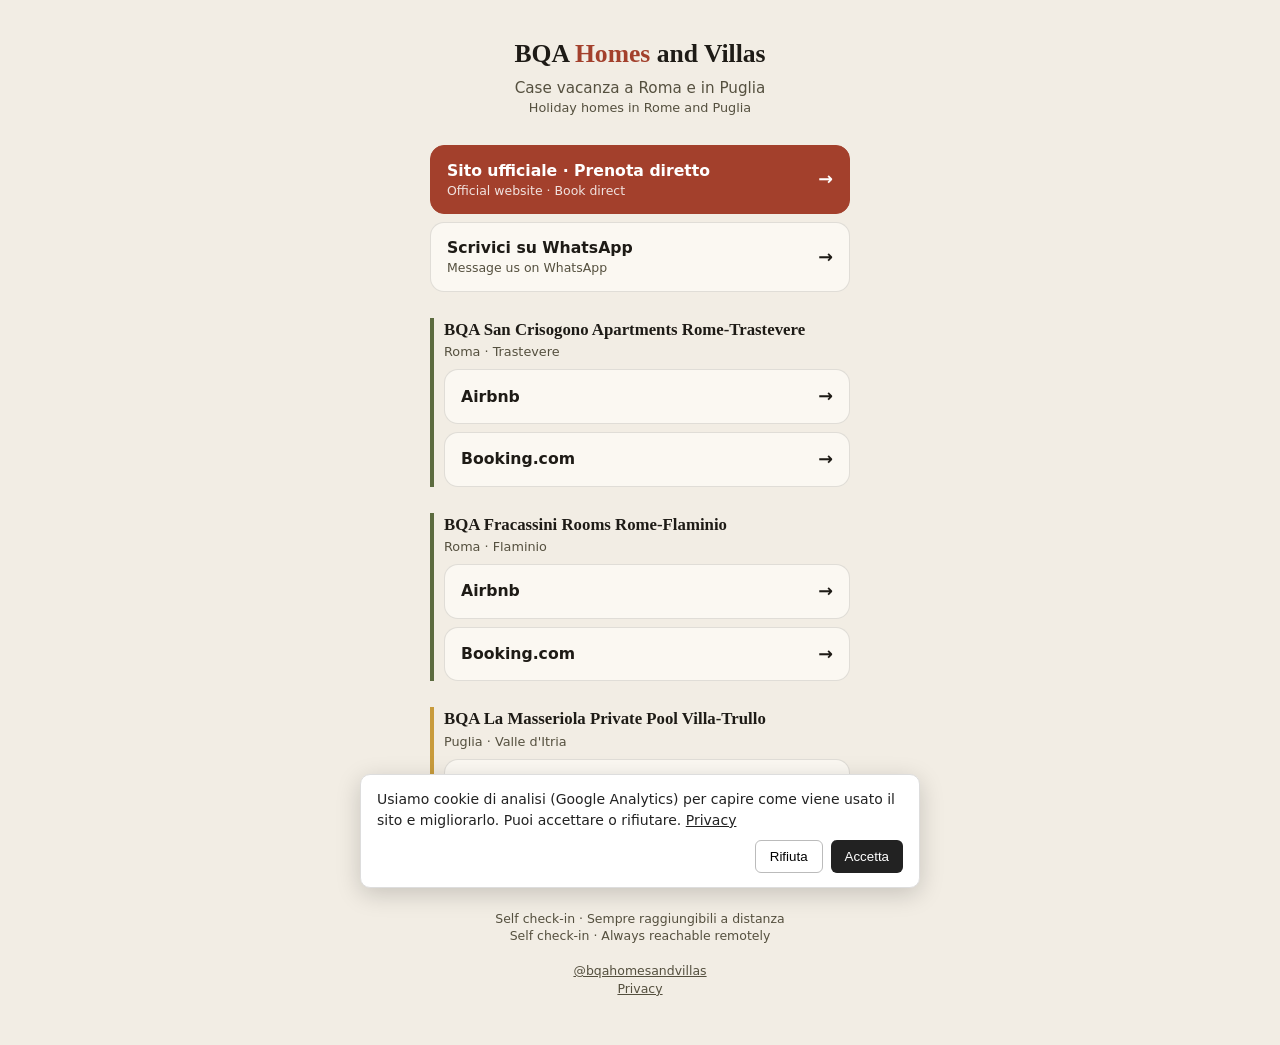
<file: link.html>
<!DOCTYPE html>
<html lang="it">
<head>
<meta charset="UTF-8">
<meta name="viewport" content="width=device-width, initial-scale=1.0">
<title>Link | BQA Homes and Villas</title>
<meta name="robots" content="noindex, follow">
<meta name="description" content="Prenota BQA Homes and Villas: sito ufficiale, Airbnb e Booking.com di tutte le strutture a Roma e in Puglia.">
<link rel="canonical" href="https://bqahomesandvillas.com/link.html">
<link rel="icon" href="/favicon.ico" sizes="48x48">
<link rel="icon" type="image/png" href="/images/icon-192.png" sizes="192x192">
<link rel="apple-touch-icon" href="/images/apple-touch-icon.png">
<style>
:root{--bg:#F2EDE4;--card:#FBF8F2;--ink:#1E1B16;--soft:#55503f;--terracotta:#A3402C;--olive:#5C6B3F;--ochre:#C89B3C;--line:rgba(30,27,22,.12)}
*{box-sizing:border-box}
body{margin:0;background:var(--bg);color:var(--ink);font-family:Inter,system-ui,-apple-system,"Segoe UI",sans-serif;line-height:1.4}
main{max-width:460px;margin:0 auto;padding:36px 20px 48px}
.brand{font-family:Fraunces,Georgia,serif;font-weight:700;font-size:1.6rem;text-align:center;margin:0}
.brand span{color:var(--terracotta)}
.tag{text-align:center;color:var(--soft);font-size:.95rem;margin:6px 0 28px}
.tag small{display:block;font-size:.8rem}
h2{font-family:Fraunces,Georgia,serif;font-size:1.05rem;margin:26px 0 4px}
h2 small{display:block;font-family:Inter,system-ui,sans-serif;font-weight:400;color:var(--soft);font-size:.8rem;margin-top:2px}
.btn{display:flex;align-items:center;justify-content:space-between;gap:12px;background:var(--card);border:1px solid var(--line);border-radius:14px;padding:14px 16px;margin-top:8px;text-decoration:none;color:var(--ink);font-weight:600;font-size:.98rem}
.btn:hover,.btn:focus-visible{border-color:var(--terracotta);outline:none}
.btn small{display:block;font-weight:400;color:var(--soft);font-size:.78rem}
.btn.main{background:var(--terracotta);border-color:var(--terracotta);color:#fff}
.btn.main small{color:rgba(255,255,255,.85)}
.arrow{font-size:1.1rem}
.rome{border-left:4px solid var(--olive);padding-left:10px}
.puglia{border-left:4px solid var(--ochre);padding-left:10px}
footer{text-align:center;color:var(--soft);font-size:.78rem;margin-top:34px}
footer a{color:var(--soft)}
</style>
</head>
<body>
<main>
  <p class="brand">BQA <span>Homes</span> and Villas</p>
  <p class="tag">Case vacanza a Roma e in Puglia<small>Holiday homes in Rome and Puglia</small></p>

  <a class="btn main" href="/">
    <span>Sito ufficiale · Prenota diretto<small>Official website · Book direct</small></span><span class="arrow">→</span>
  </a>
  <a class="btn" href="https://wa.me/393892570302?text=Ciao%2C%20vorrei%20informazioni%20sulle%20vostre%20strutture" target="_blank" rel="noopener">
    <span>Scrivici su WhatsApp<small>Message us on WhatsApp</small></span><span class="arrow">→</span>
  </a>

  <div class="rome">
    <h2>BQA San Crisogono Apartments Rome-Trastevere<small>Roma · Trastevere</small></h2>
    <a class="btn" href="https://www.airbnb.it/h/bqa-san-crisogono-trastevere-roma" target="_blank" rel="noopener"><span>Airbnb</span><span class="arrow">→</span></a>
    <a class="btn" href="https://www.booking.com/hotel/it/bqa-boutique-apartment-in-trastevere.html" target="_blank" rel="noopener"><span>Booking.com</span><span class="arrow">→</span></a>
  </div>

  <div class="rome">
    <h2>BQA Fracassini Rooms Rome-Flaminio<small>Roma · Flaminio</small></h2>
    <a class="btn" href="https://www.airbnb.it/rooms/1743537069864727675" target="_blank" rel="noopener"><span>Airbnb</span><span class="arrow">→</span></a>
    <a class="btn" href="https://www.booking.com/hotel/it/bqa-boutique-rooms-rome-flaminio.it.html" target="_blank" rel="noopener"><span>Booking.com</span><span class="arrow">→</span></a>
  </div>

  <div class="puglia">
    <h2>BQA La Masseriola Private Pool Villa-Trullo<small>Puglia · Valle d'Itria</small></h2>
    <a class="btn" href="https://www.airbnb.it/rooms/1175343569459903778" target="_blank" rel="noopener"><span>Airbnb</span><span class="arrow">→</span></a>
    <a class="btn" href="https://www.booking.com/hotel/it/bqa-private-pool-villa-trullo-la-masseriola.it.html" target="_blank" rel="noopener"><span>Booking.com</span><span class="arrow">→</span></a>
  </div>

  <footer>Self check-in · Sempre raggiungibili a distanza<br>Self check-in · Always reachable remotely<br><br><a href="https://www.instagram.com/bqahomesandvillas/" target="_blank" rel="noopener">@bqahomesandvillas</a><br><a href="/privacy.html">Privacy</a></footer>
</main>
<script src="/analytics.js" defer></script>
</body>
</html>
</file>
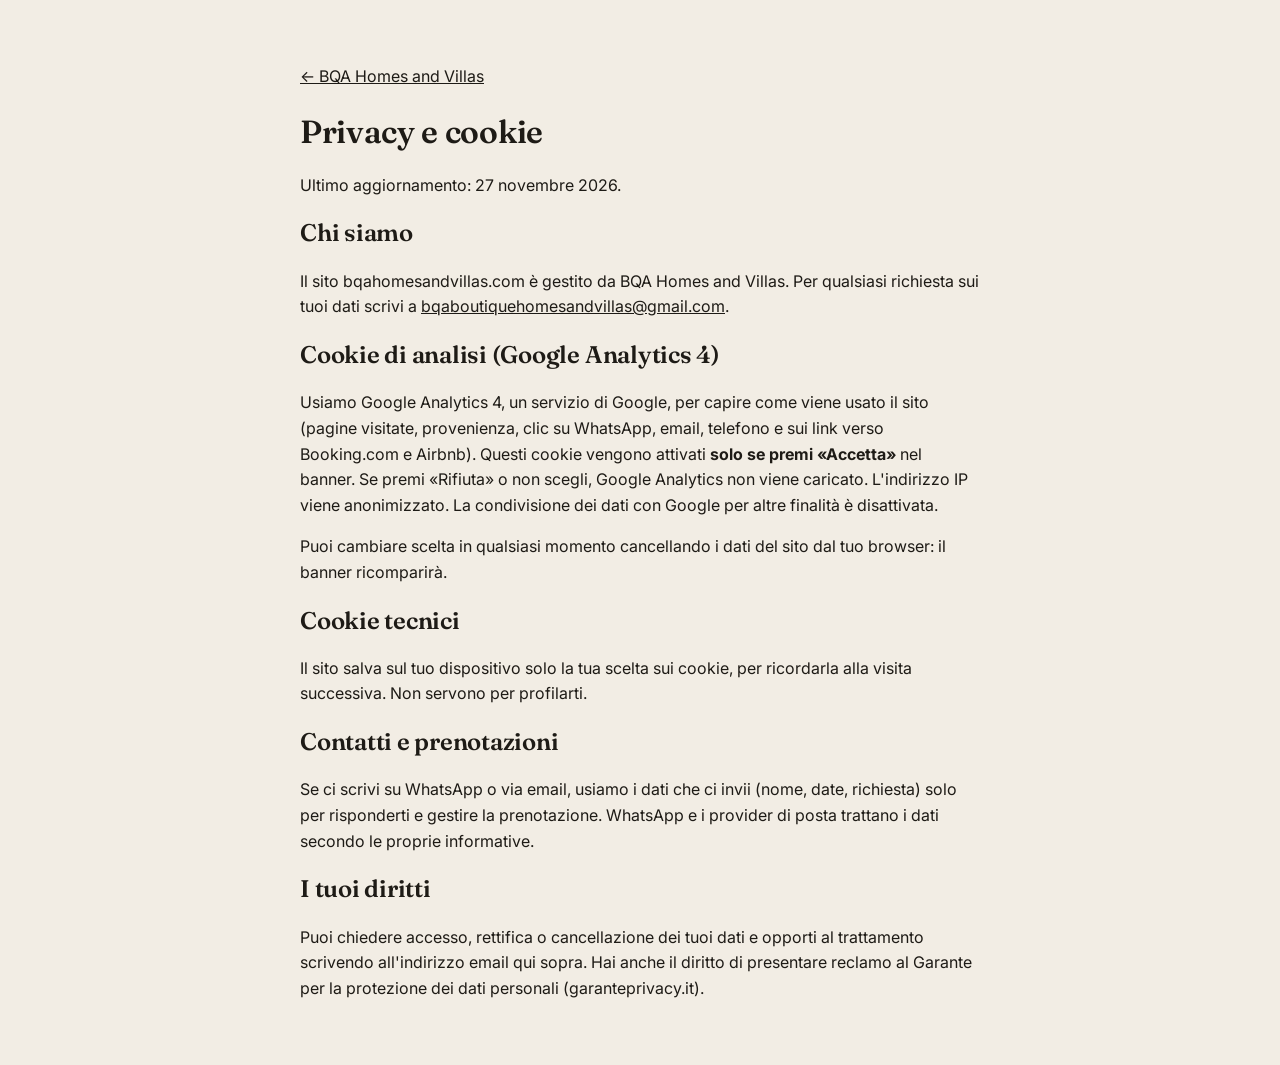
<file: privacy.html>
<!DOCTYPE html>
<html lang="it">
<head>
<meta charset="UTF-8">
<meta name="viewport" content="width=device-width, initial-scale=1.0">
<title>Privacy e cookie | BQA Homes and Villas</title>
<meta name="robots" content="index, follow">
<link rel="canonical" href="https://bqahomesandvillas.com/privacy.html">
<link rel="alternate" hreflang="it" href="https://bqahomesandvillas.com/privacy.html">
<link rel="alternate" hreflang="en" href="https://bqahomesandvillas.com/en/privacy.html">
<link rel="icon" href="/favicon.ico" sizes="48x48">
<link rel="stylesheet" href="/styles.css">
</head>
<body>
<main style="max-width:720px;margin:0 auto;padding:48px 20px;line-height:1.6">
<p><a href="/">&larr; BQA Homes and Villas</a></p>
<h1>Privacy e cookie</h1>
<p>Ultimo aggiornamento: 27 novembre 2026.</p>
<h2>Chi siamo</h2>
<p>Il sito bqahomesandvillas.com è gestito da BQA Homes and Villas. Per qualsiasi richiesta sui tuoi dati scrivi a <a href="mailto:bqaboutiquehomesandvillas@gmail.com">bqaboutiquehomesandvillas@gmail.com</a>.</p>
<h2>Cookie di analisi (Google Analytics 4)</h2>
<p>Usiamo Google Analytics 4, un servizio di Google, per capire come viene usato il sito (pagine visitate, provenienza, clic su WhatsApp, email, telefono e sui link verso Booking.com e Airbnb). Questi cookie vengono attivati <strong>solo se premi &laquo;Accetta&raquo;</strong> nel banner. Se premi &laquo;Rifiuta&raquo; o non scegli, Google Analytics non viene caricato. L'indirizzo IP viene anonimizzato. La condivisione dei dati con Google per altre finalità è disattivata.</p>
<p>Puoi cambiare scelta in qualsiasi momento cancellando i dati del sito dal tuo browser: il banner ricomparirà.</p>
<h2>Cookie tecnici</h2>
<p>Il sito salva sul tuo dispositivo solo la tua scelta sui cookie, per ricordarla alla visita successiva. Non servono per profilarti.</p>
<h2>Contatti e prenotazioni</h2>
<p>Se ci scrivi su WhatsApp o via email, usiamo i dati che ci invii (nome, date, richiesta) solo per risponderti e gestire la prenotazione. WhatsApp e i provider di posta trattano i dati secondo le proprie informative.</p>
<h2>I tuoi diritti</h2>
<p>Puoi chiedere accesso, rettifica o cancellazione dei tuoi dati e opporti al trattamento scrivendo all'indirizzo email qui sopra. Hai anche il diritto di presentare reclamo al Garante per la protezione dei dati personali (garanteprivacy.it).</p>
</main>
</body>
</html>
</file>
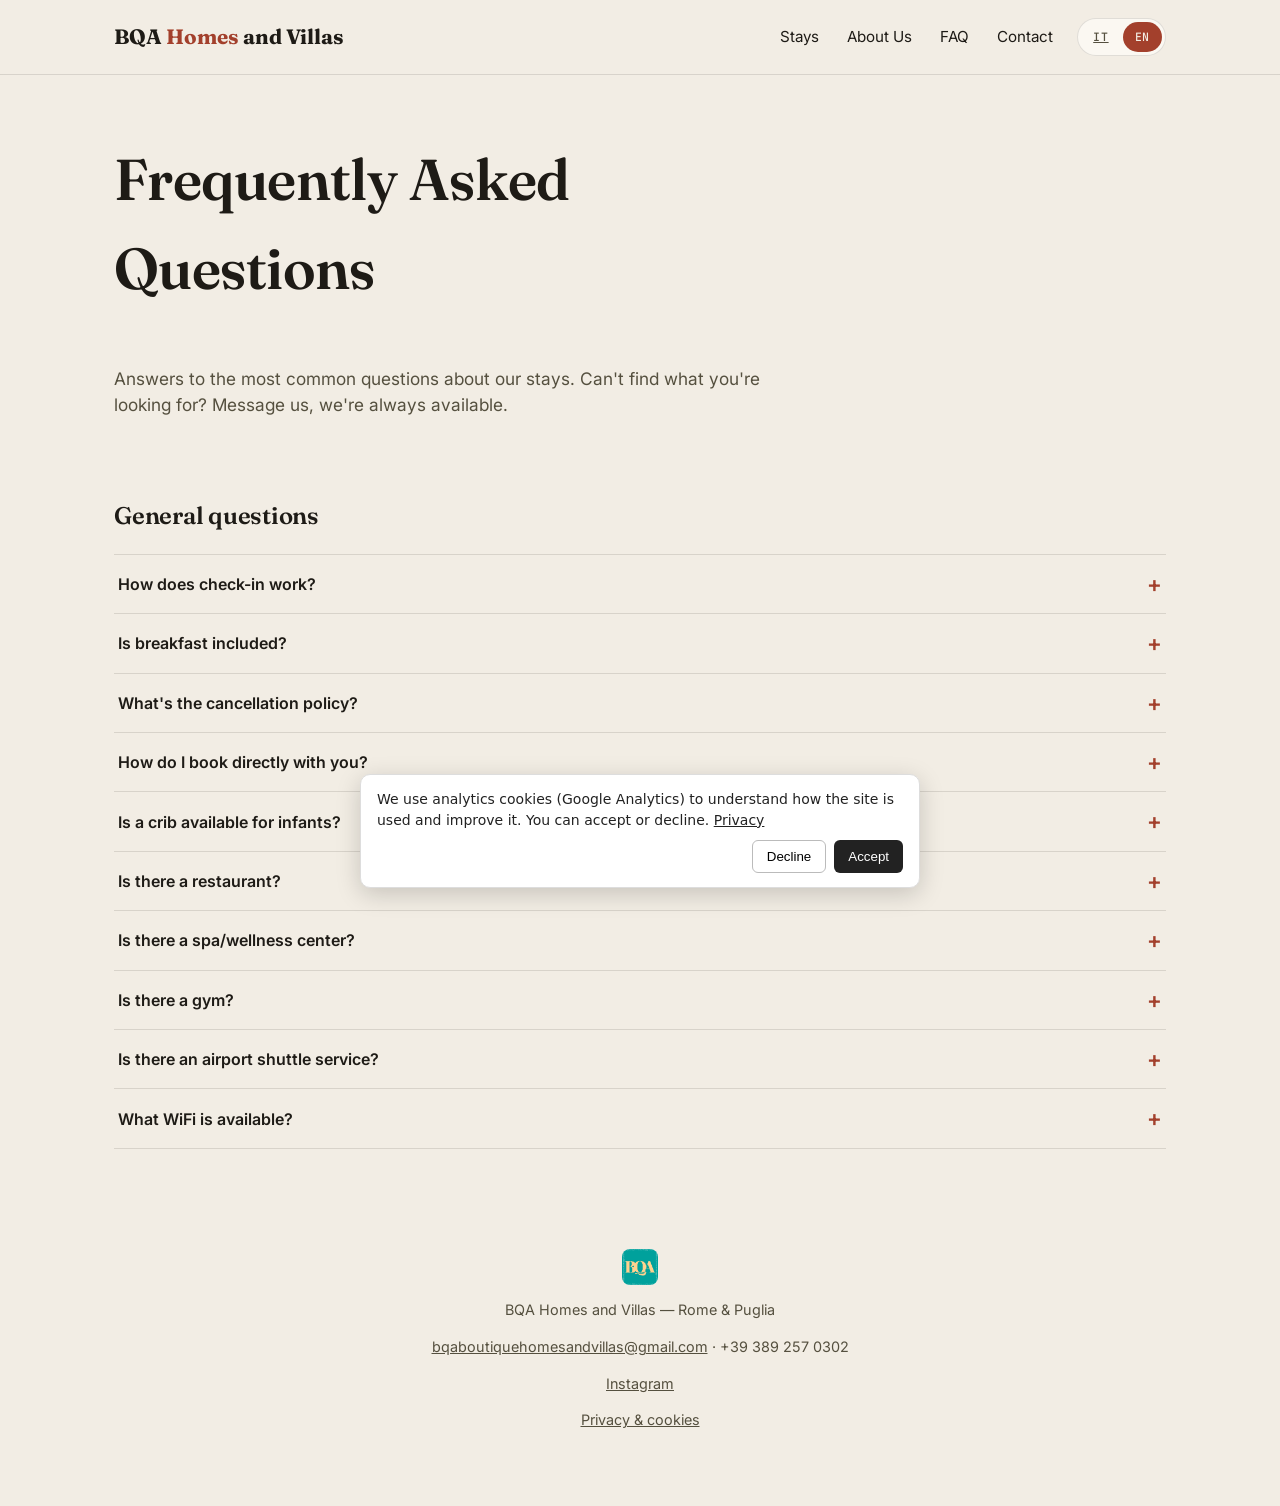
<file: en/faq.html>
<!DOCTYPE html>
<html lang="en" data-static-lang="en">
<head>
<meta charset="UTF-8">
<meta name="viewport" content="width=device-width, initial-scale=1.0">
<title>Frequently Asked Questions | BQA Homes and Villas</title>
<meta name="description" id="meta-description" content="Answers to common questions about check-in, cancellations, breakfast, cribs, wi-fi and services at BQA Homes and Villas properties in Rome and Puglia.">
<meta property="og:type" content="website">
<meta property="og:title" content="Frequently Asked Questions | BQA Homes and Villas">
<meta property="og:description" content="Answers to common questions about check-in, cancellations, breakfast, cribs, wi-fi and services at BQA Homes and Villas properties in Rome and Puglia.">
<meta property="og:image" content="https://bqahomesandvillas.com/images/Trastevere/salone1.jpg">
<meta property="og:url" content="https://bqahomesandvillas.com/en/faq.html">
<link rel="canonical" href="https://bqahomesandvillas.com/en/faq.html">
<meta property="og:locale" content="en_US">
<meta name="twitter:card" content="summary_large_image">
<meta name="twitter:title" content="Frequently Asked Questions | BQA Homes and Villas">
<meta name="twitter:description" content="Answers to common questions about check-in, cancellations, breakfast, cribs, wi-fi and services at BQA Homes and Villas properties in Rome and Puglia.">
<meta name="twitter:image" content="https://bqahomesandvillas.com/images/Trastevere/salone1.jpg">
<link rel="alternate" hreflang="it" href="https://bqahomesandvillas.com/faq.html">
<link rel="alternate" hreflang="en" href="https://bqahomesandvillas.com/en/faq.html">
<link rel="alternate" hreflang="x-default" href="https://bqahomesandvillas.com/faq.html">
<link rel="icon" href="/favicon.ico" sizes="48x48">
<link rel="icon" type="image/png" href="/images/icon-192.png" sizes="192x192">
<link rel="apple-touch-icon" href="/images/apple-touch-icon.png">
<link rel="stylesheet" href="/styles.css">
<script type="application/ld+json">
{
  "@context": "https://schema.org",
  "@type": "FAQPage",
  "mainEntity": [
    { "@type": "Question", "name": "How does check-in work?", "acceptedAnswer": { "@type": "Answer", "text": "Check-in is self-service, with clear instructions sent before your arrival. This doesn't mean you're on your own: we're fully available remotely 24/7 for anything you need." } },
    { "@type": "Question", "name": "Is breakfast included?", "acceptedAnswer": { "@type": "Answer", "text": "No, breakfast is not included in your stay." } },
    { "@type": "Question", "name": "What's the cancellation policy?", "acceptedAnswer": { "@type": "Answer", "text": "We offer a flexible rate with free cancellation up to 5 days before arrival; if you cancel less than 5 days before arrival, 50% of the stay is charged; for no-shows the full amount is charged, or a discounted non-refundable rate." } },
    { "@type": "Question", "name": "How do I book directly with you?", "acceptedAnswer": { "@type": "Answer", "text": "You can message us on WhatsApp or by email — you'll find our contacts at the bottom of the page. We reply quickly and guide you through the whole process." } },
    { "@type": "Question", "name": "Is a crib available for infants?", "acceptedAnswer": { "@type": "Answer", "text": "Yes, available free of charge on request." } },
    { "@type": "Question", "name": "Is there a restaurant?", "acceptedAnswer": { "@type": "Answer", "text": "No, we don't have an on-site restaurant, but we're surrounded by great places to eat nearby." } },
    { "@type": "Question", "name": "Is there a spa/wellness center?", "acceptedAnswer": { "@type": "Answer", "text": "No, we don't have a spa or wellness center." } },
    { "@type": "Question", "name": "Is there a gym?", "acceptedAnswer": { "@type": "Answer", "text": "No, we don't have a fitness room." } },
    { "@type": "Question", "name": "Is there an airport shuttle service?", "acceptedAnswer": { "@type": "Answer", "text": "No, we don't offer an airport shuttle service." } },
    { "@type": "Question", "name": "What WiFi is available?", "acceptedAnswer": { "@type": "Answer", "text": "Free fast WiFi, 220 Mbps — great for 4K streaming and video calls on multiple devices." } }
  ]
}
</script>
</head>
<body>

<header class="site-header">
  <nav class="nav">
    <a href="/en/" class="brand">BQA <span>Homes</span> and Villas</a>
    <div class="nav-right">
      <ul class="nav-links">
        <li><a href="/en/#strutture">Stays</a></li>
        <li><a href="/en/#chi-siamo">About Us</a></li>
        <li><a href="/en/faq.html">FAQ</a></li>
        <li><a href="/en/#contatti">Contact</a></li>
      </ul>
      <div class="lang-switch" role="group" aria-label="Lingua / Language">
        <a class="lang-btn" href="/faq.html" hreflang="it">IT</a>
        <span class="lang-btn" aria-current="true">EN</span>
      </div>
    </div>
  </nav>
</header>

<section class="hero hero--plain" style="padding-bottom:0;">
  <h1>Frequently Asked Questions</h1>
  <p class="lede">Answers to the most common questions about our stays. Can't find what you're looking for? Message us, we're always available.</p>
</section>

<section class="section faq-section">
  <h2>General questions</h2>
  <div class="faq-accordion">
    <div class="faq-item">
      <h3><button type="button" class="faq-question" aria-expanded="false" aria-controls="faq-panel-g1" id="faq-btn-g1"><span>How does check-in work?</span><span class="faq-icon" aria-hidden="true">+</span></button></h3>
      <div class="faq-panel" id="faq-panel-g1" role="region" aria-labelledby="faq-btn-g1" aria-hidden="true">
        <div class="faq-panel-inner"><p>Check-in is self-service, with clear instructions sent before your arrival. This doesn't mean you're on your own: we're fully available remotely 24/7 for anything you need.</p></div>
      </div>
    </div>
    <div class="faq-item">
      <h3><button type="button" class="faq-question" aria-expanded="false" aria-controls="faq-panel-g2" id="faq-btn-g2"><span>Is breakfast included?</span><span class="faq-icon" aria-hidden="true">+</span></button></h3>
      <div class="faq-panel" id="faq-panel-g2" role="region" aria-labelledby="faq-btn-g2" aria-hidden="true">
        <div class="faq-panel-inner"><p>No, breakfast is not included in your stay.</p></div>
      </div>
    </div>
    <div class="faq-item">
      <h3><button type="button" class="faq-question" aria-expanded="false" aria-controls="faq-panel-g3" id="faq-btn-g3"><span>What's the cancellation policy?</span><span class="faq-icon" aria-hidden="true">+</span></button></h3>
      <div class="faq-panel" id="faq-panel-g3" role="region" aria-labelledby="faq-btn-g3" aria-hidden="true">
        <div class="faq-panel-inner"><p>We offer a flexible rate with free cancellation up to 5 days before arrival; if you cancel less than 5 days before arrival, 50% of the stay is charged; for no-shows the full amount is charged, or a discounted non-refundable rate.</p></div>
      </div>
    </div>
    <div class="faq-item">
      <h3><button type="button" class="faq-question" aria-expanded="false" aria-controls="faq-panel-g4" id="faq-btn-g4"><span>How do I book directly with you?</span><span class="faq-icon" aria-hidden="true">+</span></button></h3>
      <div class="faq-panel" id="faq-panel-g4" role="region" aria-labelledby="faq-btn-g4" aria-hidden="true">
        <div class="faq-panel-inner"><p>You can message us on WhatsApp or by email — you'll find our contacts at the bottom of the page. We reply quickly and guide you through the whole process.</p></div>
      </div>
    </div>
    <div class="faq-item">
      <h3><button type="button" class="faq-question" aria-expanded="false" aria-controls="faq-panel-g5" id="faq-btn-g5"><span>Is a crib available for infants?</span><span class="faq-icon" aria-hidden="true">+</span></button></h3>
      <div class="faq-panel" id="faq-panel-g5" role="region" aria-labelledby="faq-btn-g5" aria-hidden="true">
        <div class="faq-panel-inner"><p>Yes, available free of charge on request.</p></div>
      </div>
    </div>
    <div class="faq-item">
      <h3><button type="button" class="faq-question" aria-expanded="false" aria-controls="faq-panel-g6" id="faq-btn-g6"><span>Is there a restaurant?</span><span class="faq-icon" aria-hidden="true">+</span></button></h3>
      <div class="faq-panel" id="faq-panel-g6" role="region" aria-labelledby="faq-btn-g6" aria-hidden="true">
        <div class="faq-panel-inner"><p>No, we don't have an on-site restaurant, but we're surrounded by great places to eat nearby.</p></div>
      </div>
    </div>
    <div class="faq-item">
      <h3><button type="button" class="faq-question" aria-expanded="false" aria-controls="faq-panel-g7" id="faq-btn-g7"><span>Is there a spa/wellness center?</span><span class="faq-icon" aria-hidden="true">+</span></button></h3>
      <div class="faq-panel" id="faq-panel-g7" role="region" aria-labelledby="faq-btn-g7" aria-hidden="true">
        <div class="faq-panel-inner"><p>No, we don't have a spa or wellness center.</p></div>
      </div>
    </div>
    <div class="faq-item">
      <h3><button type="button" class="faq-question" aria-expanded="false" aria-controls="faq-panel-g8" id="faq-btn-g8"><span>Is there a gym?</span><span class="faq-icon" aria-hidden="true">+</span></button></h3>
      <div class="faq-panel" id="faq-panel-g8" role="region" aria-labelledby="faq-btn-g8" aria-hidden="true">
        <div class="faq-panel-inner"><p>No, we don't have a fitness room.</p></div>
      </div>
    </div>
    <div class="faq-item">
      <h3><button type="button" class="faq-question" aria-expanded="false" aria-controls="faq-panel-g9" id="faq-btn-g9"><span>Is there an airport shuttle service?</span><span class="faq-icon" aria-hidden="true">+</span></button></h3>
      <div class="faq-panel" id="faq-panel-g9" role="region" aria-labelledby="faq-btn-g9" aria-hidden="true">
        <div class="faq-panel-inner"><p>No, we don't offer an airport shuttle service.</p></div>
      </div>
    </div>
    <div class="faq-item">
      <h3><button type="button" class="faq-question" aria-expanded="false" aria-controls="faq-panel-g10" id="faq-btn-g10"><span>What WiFi is available?</span><span class="faq-icon" aria-hidden="true">+</span></button></h3>
      <div class="faq-panel" id="faq-panel-g10" role="region" aria-labelledby="faq-btn-g10" aria-hidden="true">
        <div class="faq-panel-inner"><p>Free fast WiFi, 220 Mbps — great for 4K streaming and video calls on multiple devices.</p></div>
      </div>
    </div>
  </div>
</section>

<footer>
  <img class="footer-logo" src="/images/LOGO.png" width="500" height="500" alt="BQA Homes and Villas">
  <p>BQA Homes and Villas — Rome &amp; Puglia</p>
  <p><a href="mailto:bqaboutiquehomesandvillas@gmail.com">bqaboutiquehomesandvillas@gmail.com</a> · +39 389 257 0302</p>
  <p><a href="https://www.instagram.com/bqahomesandvillas/" target="_blank" rel="noopener noreferrer" aria-label="Instagram BQA Homes and Villas">Instagram</a></p>
  <p><a href="/en/privacy.html">Privacy &amp; cookies</a></p>
</footer>

<script src="/i18n.js"></script>

<script src="/analytics.js" defer></script>
</body>
</html>
</file>
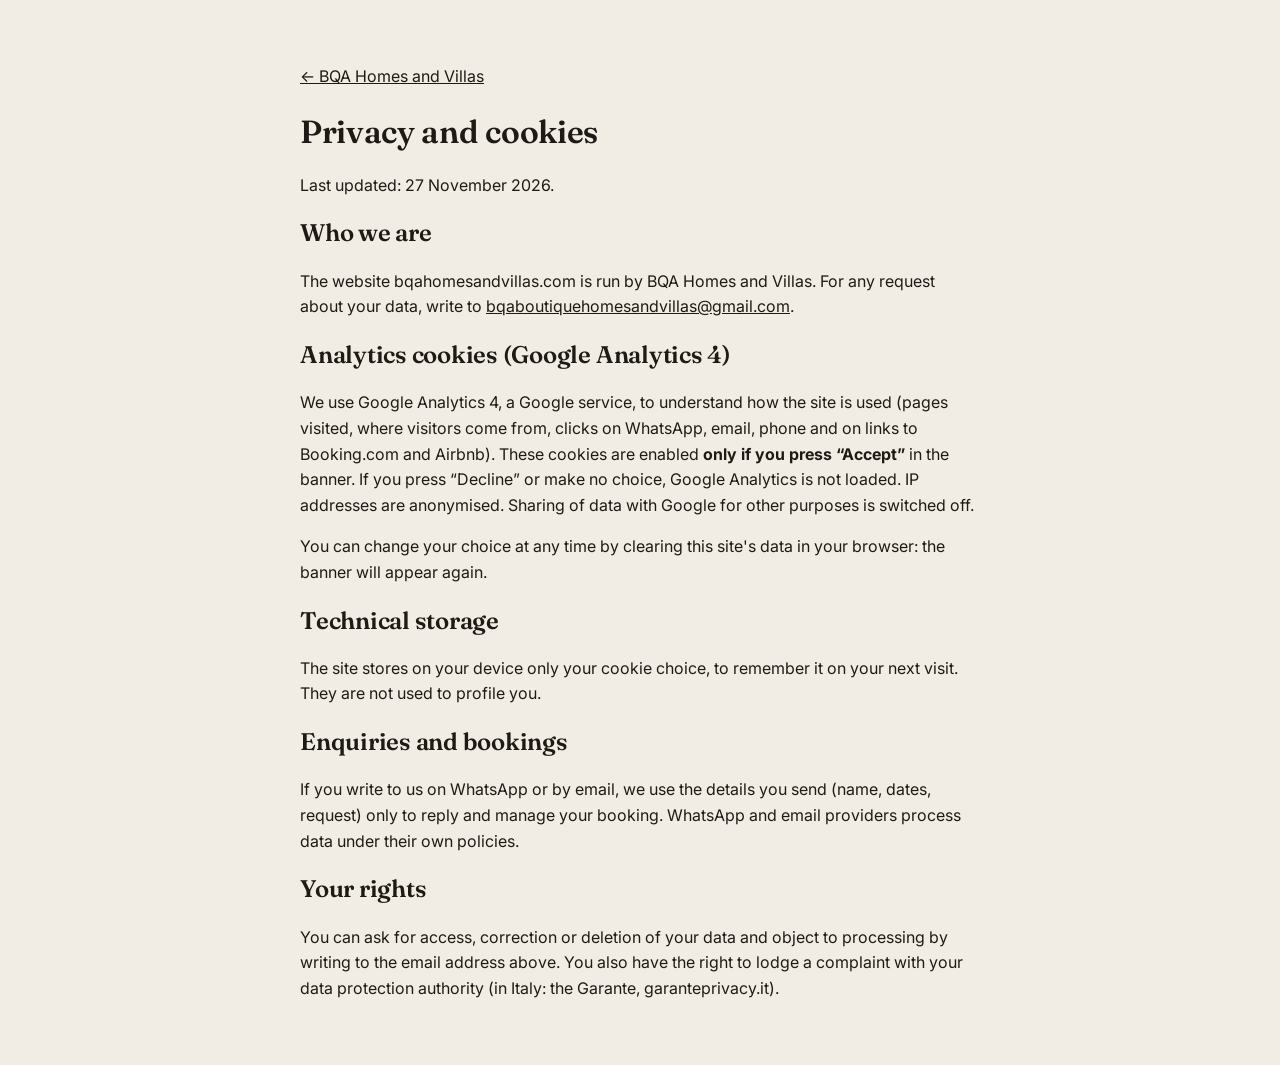
<file: en/privacy.html>
<!DOCTYPE html>
<html lang="en">
<head>
<meta charset="UTF-8">
<meta name="viewport" content="width=device-width, initial-scale=1.0">
<title>Privacy and cookies | BQA Homes and Villas</title>
<meta name="robots" content="index, follow">
<link rel="canonical" href="https://bqahomesandvillas.com/en/privacy.html">
<link rel="alternate" hreflang="it" href="https://bqahomesandvillas.com/privacy.html">
<link rel="alternate" hreflang="en" href="https://bqahomesandvillas.com/en/privacy.html">
<link rel="icon" href="/favicon.ico" sizes="48x48">
<link rel="stylesheet" href="/styles.css">
</head>
<body>
<main style="max-width:720px;margin:0 auto;padding:48px 20px;line-height:1.6">
<p><a href="/en/">&larr; BQA Homes and Villas</a></p>
<h1>Privacy and cookies</h1>
<p>Last updated: 27 November 2026.</p>
<h2>Who we are</h2>
<p>The website bqahomesandvillas.com is run by BQA Homes and Villas. For any request about your data, write to <a href="mailto:bqaboutiquehomesandvillas@gmail.com">bqaboutiquehomesandvillas@gmail.com</a>.</p>
<h2>Analytics cookies (Google Analytics 4)</h2>
<p>We use Google Analytics 4, a Google service, to understand how the site is used (pages visited, where visitors come from, clicks on WhatsApp, email, phone and on links to Booking.com and Airbnb). These cookies are enabled <strong>only if you press &ldquo;Accept&rdquo;</strong> in the banner. If you press &ldquo;Decline&rdquo; or make no choice, Google Analytics is not loaded. IP addresses are anonymised. Sharing of data with Google for other purposes is switched off.</p>
<p>You can change your choice at any time by clearing this site's data in your browser: the banner will appear again.</p>
<h2>Technical storage</h2>
<p>The site stores on your device only your cookie choice, to remember it on your next visit. They are not used to profile you.</p>
<h2>Enquiries and bookings</h2>
<p>If you write to us on WhatsApp or by email, we use the details you send (name, dates, request) only to reply and manage your booking. WhatsApp and email providers process data under their own policies.</p>
<h2>Your rights</h2>
<p>You can ask for access, correction or deletion of your data and object to processing by writing to the email address above. You also have the right to lodge a complaint with your data protection authority (in Italy: the Garante, garanteprivacy.it).</p>
</main>
</body>
</html>
</file>
<file: styles.css>
@import url('https://fonts.googleapis.com/css2?family=Fraunces:opsz,wght@9..144,400;9..144,500;9..144,600;9..144,700&family=Inter:wght@400;500;600&family=JetBrains+Mono:wght@400;500&display=swap');

:root{
  --bg: #F2EDE4;
  --card: #FBF8F2;
  --ink: #1E1B16;
  --ink-soft: #55503f;
  --terracotta: #A3402C;
  --olive: #5C6B3F;
  --ochre: #C89B3C;
  --line: rgba(30,27,22,0.12);
  --radius: 18px;
}

*{ box-sizing: border-box; }
.sr-only{
  position:absolute; width:1px; height:1px; padding:0; margin:-1px;
  overflow:hidden; clip:rect(0,0,0,0); white-space:nowrap; border:0;
}
html{ scroll-behavior: smooth; }
body{
  margin:0;
  background: var(--bg);
  color: var(--ink);
  font-family: 'Inter', sans-serif;
  line-height: 1.55;
}
h1,h2,h3,.display{
  font-family: 'Fraunces', serif;
  font-weight: 600;
  letter-spacing: -0.01em;
  margin: 0 0 .4em;
}
.mono{
  font-family: 'JetBrains Mono', monospace;
  letter-spacing: .06em;
  text-transform: uppercase;
  font-size: .78rem;
  color: var(--ink-soft);
}
a{ color: inherit; }
img,svg,picture{ max-width:100%; height:auto; display:block; }

.wrap{ max-width: 1100px; margin: 0 auto; padding: 0 24px; }

/* ---------- Nav ---------- */
.site-header{
  position: sticky; top:0; z-index: 50;
  background: rgba(242,237,228,0.92);
  backdrop-filter: blur(6px);
  border-bottom: 1px solid var(--line);
}
.nav{ display:flex; align-items:center; justify-content:space-between; gap:18px; flex-wrap:wrap; padding: 18px 24px; max-width:1100px; margin:0 auto; }
.brand{ font-family:'Fraunces',serif; font-weight:700; font-size:1.3rem; text-decoration:none; color:var(--ink); }
.brand span{ color: var(--terracotta); }
.nav-right{ display:flex; align-items:center; gap:24px; flex-wrap:wrap; }
.nav-links{ display:flex; gap:28px; list-style:none; margin:0; padding:0; font-size:.95rem; }
.nav-links a{ text-decoration:none; border-bottom:2px solid transparent; padding-bottom:2px; }
.nav-links a:hover{ border-color: var(--terracotta); }

/* ---------- Language switch ---------- */
.lang-switch{
  display:inline-flex; align-items:center; gap:2px;
  border:1px solid var(--line); border-radius:999px;
  padding:3px; background: var(--card);
}
.lang-btn{
  font-family:'JetBrains Mono', monospace; font-size:.72rem; letter-spacing:.06em;
  text-transform:uppercase; font-weight:500;
  border:none; background:transparent; color: var(--ink-soft);
  padding:6px 12px; border-radius:999px; cursor:pointer;
  transition: background .2s ease, color .2s ease;
}
.lang-btn:hover{ color: var(--ink); }
.lang-btn[aria-pressed="true"], .lang-btn[aria-current="true"]{ background: var(--terracotta); color: var(--bg); }
@media (max-width:600px){
  .lang-btn{ padding:13px 14px; }
}

/* ---------- Hero ---------- */
.hero{ position:relative; overflow:hidden; isolation:isolate; display:flex; align-items:center; min-height:clamp(460px, 70vh, 720px); padding:24px; }
.hero-bg{ position:absolute; inset:0; z-index:0; }
.hero-bg-slide{ position:absolute; inset:0; opacity:0; overflow:hidden; transition:opacity 1.2s ease; }
.hero-bg-slide.active{ opacity:1; }
.hero-bg-slide img{ width:100%; height:100%; object-fit:cover; display:block; transform:scale(1); }
.hero-bg-slide.active img{ animation: hero-kenburns 6s ease-in-out forwards; }
@keyframes hero-kenburns{ from{ transform:scale(1); } to{ transform:scale(1.08); } }
.hero-overlay{ position:absolute; inset:0; z-index:1; background:linear-gradient(180deg, rgba(30,27,22,.55) 0%, rgba(30,27,22,.35) 45%, rgba(30,27,22,.62) 100%); }
.hero-content{ position:relative; z-index:2; max-width:1100px; margin:0 auto; width:100%; }
.hero .eyebrow{ margin-bottom: 14px; color:#fff; }
.hero h1{ font-size: clamp(2.2rem, 5vw, 3.6rem); max-width: 14ch; color:#fff; }
.hero p.lede{ max-width:56ch; color: rgba(255,255,255,.88); font-size:1.08rem; }
.hero--plain{ flex-direction:column; align-items:stretch; gap:12px; min-height:0; max-width:1100px; margin:0 auto; padding:60px 24px 0; }
.hero--plain h1{ color: var(--ink); }
.hero--plain p.lede{ color: var(--ink-soft); max-width:64ch; }
.hero--plain .mono{ color: var(--ink-soft); }
@media (prefers-reduced-motion: reduce){
  .hero-bg-slide{ transition:none; }
  .hero-bg-slide.active img{ animation:none; transform:scale(1); }
}

/* ---------- Key tag cards ---------- */
.tags{
  display:grid;
  grid-template-columns: repeat(auto-fit, minmax(280px,1fr));
  gap: 28px;
  padding: 20px 24px 80px;
  max-width: 1100px; margin:0 auto;
}
.keytag{
  background: var(--card);
  border-radius: var(--radius);
  border:1px solid var(--line);
  overflow:hidden;
  text-decoration:none;
  color: var(--ink);
  display:flex; flex-direction:column;
  flex:1;
  transition: transform .25s ease, box-shadow .25s ease;
  position:relative;
}
.keytag:hover{ transform: translateY(-4px); box-shadow: 0 18px 40px rgba(30,27,22,0.14); }
.keytag .ring{
  position:absolute; top:16px; left:16px;
  width:30px; height:30px; border-radius:50%;
  object-fit:cover; background: var(--bg);
  border: 2px solid rgba(251,248,242,0.9);
  box-shadow: 0 2px 6px rgba(30,27,22,0.25);
  z-index:2;
}
.keytag .photo{ aspect-ratio: 4/3; overflow:hidden; }
.keytag .photo picture{ height:100%; }
.keytag .photo img{ width:100%; height:100%; object-fit:cover; }
.keytag .body{ padding: 20px 22px 24px; border-top: 1px dashed var(--line); display:flex; flex-direction:column; flex:1; }
.keytag h3{ font-size:1.3rem; margin-bottom:.25em; }
.keytag .specs{ display:flex; gap:14px; margin-top:auto; padding-top:10px; flex-wrap:wrap; }
.keytag .specs span{ font-family:'JetBrains Mono', monospace; font-size:.72rem; letter-spacing:.05em; text-transform:uppercase; color:var(--ink-soft); background:var(--bg); border:1px solid var(--line); border-radius:20px; padding:4px 10px; }

/* ---------- Sections ---------- */
.section{ padding: 60px 24px; max-width:1100px; margin:0 auto; }
.section.alt{ background: var(--card); border-radius: var(--radius); }
.two-col{ display:grid; grid-template-columns: 1.1fr .9fr; gap:48px; align-items:start; }
@media (max-width:760px){ .two-col{ grid-template-columns:1fr; } }

.gallery{ display:grid; grid-template-columns:1fr 1fr; gap:14px; margin-top:18px; }
.gallery img{ border-radius: 14px; aspect-ratio:4/3; object-fit:cover; }

.gallery-grid{ display:grid; grid-template-columns: repeat(auto-fill, minmax(150px,1fr)); gap:10px; margin-top:14px; }
.gallery-grid a{ display:block; border-radius:10px; overflow:hidden; }
.gallery-grid img{ border-radius:10px; aspect-ratio:4/3; object-fit:cover; width:100%; transition: transform .25s ease, opacity .25s ease; }
.gallery-grid a:hover img{ transform: scale(1.05); opacity:.9; }

ul.points{ list-style:none; margin:0; padding:0; display:grid; gap:10px; }
ul.points li{ display:flex; gap:10px; align-items:flex-start; }
ul.points li::before{ content:"—"; color:var(--terracotta); font-weight:700; }

/* ---------- Booking card ---------- */
.book-card{
  background: var(--ink); color: var(--bg);
  border-radius: var(--radius);
  padding: 32px;
}
.book-card h2{ color: var(--bg); }
.book-card .mono{ color: rgba(242,237,228,0.6); }
.btn{
  display:inline-flex; align-items:center; gap:8px;
  padding: 12px 20px; border-radius: 999px;
  text-decoration:none; font-weight:600; font-size:.95rem;
  border: 1px solid transparent;
  margin: 6px 8px 6px 0;
}
.btn-primary{ background: var(--ochre); color: var(--ink); }
.btn-primary:hover{ background:#dcae4a; }
.btn-outline{ border-color: rgba(242,237,228,0.4); color: var(--bg); }
.btn-outline:hover{ border-color: var(--bg); }
.btn-outline-dark{ border-color: var(--line); color: var(--ink); }
.btn-outline-dark:hover{ border-color: var(--terracotta); color: var(--terracotta); }

.avail-form{
  display:flex; flex-wrap:wrap; align-items:flex-end; gap:12px;
  margin: 18px 0 6px;
}
.avail-form-row{ display:flex; flex-direction:column; gap:4px; }
.avail-form-row label{
  font-family:'JetBrains Mono', monospace; font-size:.72rem; letter-spacing:.04em;
  color: rgba(242,237,228,0.7);
}
.avail-form-row input{
  font-family:'Inter', sans-serif; font-size:.92rem;
  padding:9px 12px; border-radius:10px; border:1px solid rgba(242,237,228,0.3);
  background: rgba(242,237,228,0.08); color: var(--bg);
}
.avail-form-row-guests input{ width:72px; }
.avail-form-error{
  flex-basis:100%; color:#f3a0a0; font-size:.85rem; margin:0;
}
.book-secondary-ctas{ display:flex; flex-wrap:wrap; }

.bank-box{
  margin-top:18px; padding:16px 18px; border-radius:12px;
  background: rgba(242,237,228,0.06); border:1px solid rgba(242,237,228,0.15);
  font-family:'JetBrains Mono', monospace; font-size:.86rem; line-height:1.7;
}

.pay-badges{ display:flex; gap:8px; flex-wrap:wrap; margin-top:14px; }
.pay-badges span{
  font-family:'JetBrains Mono', monospace; font-size:.72rem; letter-spacing:.05em; text-transform:uppercase;
  color: rgba(242,237,228,0.85); background: rgba(242,237,228,0.08);
  border:1px solid rgba(242,237,228,0.25); border-radius:20px; padding:5px 12px;
}

/* ---------- Footer ---------- */
.cross-links{ max-width:1100px; margin:0 auto; padding: 0 24px 8px; text-align:center; font-size:.85rem; color: var(--ink-soft); }
.cross-links a{ color: var(--terracotta); text-decoration: underline; }

/* ---------- FAQ accordion ---------- */
.faq-accordion{ margin-top:20px; border-top:1px solid var(--line); }
.faq-item{ border-bottom:1px solid var(--line); }
.faq-item h3{ margin:0; font-family:'Inter', sans-serif; font-weight:600; letter-spacing:normal; }
.faq-question{
  width:100%; display:flex; align-items:center; justify-content:space-between; gap:16px;
  background:none; border:0; padding:18px 4px; text-align:left; cursor:pointer;
  font-family:'Inter', sans-serif; font-size:1rem; font-weight:600; color:var(--ink);
}
.faq-question:hover{ color:var(--terracotta); }
.faq-icon{
  font-size:1.4rem; color:var(--terracotta); line-height:1; flex-shrink:0;
  transition: transform .25s ease;
}
.faq-question[aria-expanded="true"] .faq-icon{ transform:rotate(45deg); }
.faq-panel{ display:grid; grid-template-rows:0fr; transition:grid-template-rows .3s ease; }
.faq-panel.open{ grid-template-rows:1fr; }
.faq-panel-inner{ overflow:hidden; }
.faq-panel-inner p{ margin:0 0 18px; padding-right:40px; color:var(--ink-soft); line-height:1.6; font-size:.95rem; }

footer{ padding: 40px 24px 60px; text-align:center; color: var(--ink-soft); font-size:.9rem; }
footer a{ text-decoration:underline; }
footer .footer-logo{ height:36px; width:auto; margin:0 auto 14px; border-radius:8px; }

.badge-row{ display:flex; gap:10px; flex-wrap:wrap; margin-top:16px; }

/* ---------- Map card ---------- */
.tag-wrap{ display:flex; flex-direction:column; gap:14px; }

.map-card{
  border-radius:14px; overflow:hidden; border:1px solid var(--line); background:var(--card);
  margin-top:20px;
}
.map-card iframe{ width:100%; height:220px; display:block; border:0; }
.map-card .map-btn{
  display:block; text-align:center; text-decoration:none;
  background: var(--ochre); color: var(--ink);
  font-weight:600; font-size:.92rem; padding:12px;
}
.map-card .map-btn:hover{ background:#dcae4a; }

.map-card.compact{ margin-top:0; }
.map-card.compact iframe{ height:140px; }
.map-card.compact .map-btn{ padding:9px; font-size:.82rem; }

.avail-card{
  border-radius:14px; overflow:hidden; border:1px solid var(--line); background:var(--card);
  margin-top:14px;
}
.avail-card .avail-body{ padding:16px 18px 14px; }
.avail-card .avail-body p{ font-size:.92rem; color:var(--ink); line-height:1.6; margin:6px 0 0; }
.avail-card .avail-btn{
  display:block; text-align:center; text-decoration:none;
  background: var(--olive); color: var(--bg);
  font-weight:600; font-size:.92rem; padding:12px;
}
.avail-card .avail-btn:hover{ background:#4d5934; }

.avail-card.compact{ margin-top:0; }
.avail-card.compact .avail-body{ padding:12px 14px 10px; }
.avail-card.compact .avail-body p{ font-size:.82rem; }
.avail-card.compact .avail-btn{ padding:9px; font-size:.82rem; }

/* ---------- Zona / Quartiere ---------- */
.zona-quartiere .lede{ max-width:64ch; color:var(--ink-soft); }
.zona-grid{
  display:grid; grid-template-columns: repeat(auto-fill, minmax(150px,1fr));
  gap:10px; margin-top:18px;
}
.zona-thumb{
  display:block; width:100%; padding:0; margin:0; border:0; cursor:pointer;
  background:none; border-radius:10px; overflow:hidden;
}
.zona-thumb img{
  border-radius:10px; aspect-ratio:4/3; object-fit:cover; width:100%;
  transition: transform .25s ease, opacity .25s ease;
}
.zona-thumb:hover img{ transform: scale(1.05); opacity:.9; }

.gallery-thumb{
  display:block; width:100%; padding:0; margin:0; border:0; cursor:pointer;
  background:none; border-radius:10px; overflow:hidden;
}
.gallery-thumb img{
  border-radius:10px; aspect-ratio:4/3; object-fit:cover; width:100%;
  transition: transform .25s ease, opacity .25s ease;
}
.gallery-thumb:hover img{ transform: scale(1.05); opacity:.9; }

/* ---------- Lightbox ---------- */
.lightbox{ position:fixed; inset:0; z-index:200; display:none; align-items:center; justify-content:center; }
.lightbox.open{ display:flex; }
.lightbox-backdrop{ position:absolute; inset:0; background: rgba(30,27,22,0.92); }
.lightbox-img{
  position:relative; max-width:90vw; max-height:82vh; border-radius:12px;
  box-shadow: 0 20px 60px rgba(0,0,0,0.5); z-index:1;
}
.lightbox-close, .lightbox-prev, .lightbox-next{
  position:absolute; z-index:2; background: rgba(251,248,242,0.12);
  border:1px solid rgba(251,248,242,0.35); color: var(--bg);
  width:44px; height:44px; border-radius:50%; font-size:1.4rem; line-height:1;
  cursor:pointer; display:flex; align-items:center; justify-content:center;
  transition: background .2s ease;
}
.lightbox-close:hover, .lightbox-prev:hover, .lightbox-next:hover{ background: rgba(251,248,242,0.25); }
.lightbox-close{ top:18px; right:18px; }
.lightbox-prev{ left:18px; top:50%; transform:translateY(-50%); }
.lightbox-next{ right:18px; top:50%; transform:translateY(-50%); }
.lightbox-counter{
  position:absolute; bottom:18px; left:50%; transform:translateX(-50%); z-index:2;
  font-family:'JetBrains Mono', monospace; font-size:.78rem;
  color: rgba(251,248,242,0.8); letter-spacing:.06em;
}
@media (max-width:640px){
  .lightbox-prev{ left:8px; }
  .lightbox-next{ right:8px; }
  .lightbox-close{ top:10px; right:10px; }
}

/* ---------- Perché Prenotare Diretto ---------- */
.why-grid{
  display:grid; grid-template-columns: repeat(5, 1fr);
  gap:14px; margin-top:20px;
}
.why-card{
  padding: 12px 10px; text-align:center;
}
.why-icon{ font-size:1.8rem; margin-bottom:10px; }
.why-card p{ margin:0; font-size:.92rem; color:var(--ink); line-height:1.5; }
@media (max-width:900px){ .why-grid{ grid-template-columns: repeat(2, 1fr); } }
@media (max-width:560px){ .why-grid{ grid-template-columns: 1fr; } }

/* ---------- Recensioni ---------- */
.reviews-section .lede{ max-width:64ch; color:var(--ink-soft); }

.reviews-score{
  display:flex; gap:32px; flex-wrap:wrap; align-items:center;
  background: var(--card); border:1px solid var(--line); border-radius: var(--radius);
  padding: 24px 28px; margin-top:20px;
}
.reviews-score-main{ min-width:160px; }
.reviews-score-value{ font-family:'Fraunces', serif; font-weight:600; font-size:2.2rem; color:var(--ink); line-height:1; }
.reviews-score-outof{ font-size:1.1rem; color:var(--ink-soft); }
.reviews-score-badge{
  display:inline-block; margin-top:8px;
  font-family:'JetBrains Mono', monospace; font-size:.72rem; letter-spacing:.06em; text-transform:uppercase;
  color: var(--ink); background: var(--ochre); border-radius:999px; padding:4px 12px;
}
.reviews-score-count{ margin-top:8px; font-size:.82rem; color:var(--ink-soft); }

.reviews-cat-grid{
  display:grid; grid-template-columns: repeat(6, auto); gap:20px; flex:1;
}
.reviews-cat{ display:flex; flex-direction:column; align-items:center; text-align:center; gap:4px; }
.reviews-cat-value{ font-family:'Fraunces', serif; font-weight:600; font-size:1.3rem; color:var(--terracotta); }
.reviews-cat-label{ font-size:.76rem; color:var(--ink-soft); }
@media (max-width:900px){ .reviews-cat-grid{ grid-template-columns: repeat(3, auto); } }
@media (max-width:560px){ .reviews-cat-grid{ grid-template-columns: repeat(2, auto); } }

.reviews-grid{
  display:grid; grid-template-columns: repeat(5, 1fr);
  gap:14px; margin-top:20px;
}
.review-card{
  display:block; width:100%; text-align:left; cursor:pointer;
  background: var(--card); border:1px solid var(--line); border-radius: var(--radius);
  padding: 18px 16px; font-family:'Inter', sans-serif;
  transition: transform .2s ease, box-shadow .2s ease;
}
.review-card:hover{ transform: translateY(-3px); box-shadow: 0 14px 30px rgba(30,27,22,0.12); }
.review-quote::before{
  content:"\201C"; display:block; font-family:'Fraunces', serif;
  font-size:2.2rem; line-height:1; color: var(--terracotta); margin-bottom:2px;
}
.review-quote{ display:block; font-size:.92rem; color:var(--ink); line-height:1.5; }

/* La sezione recensioni usa .section.alt (sfondo --card): le card interne
   passano a --bg per restare distinguibili invece di confondersi con lo sfondo */
.reviews-section.alt .review-card,
.reviews-section.alt .reviews-score{ background: var(--bg); }
.review-meta{ display:block; margin-top:10px; font-family:'JetBrains Mono', monospace; font-size:.72rem; letter-spacing:.04em; color:var(--ink-soft); }
@media (max-width:900px){ .reviews-grid{ grid-template-columns: repeat(2, 1fr); } }
@media (max-width:560px){ .reviews-grid{ grid-template-columns: 1fr; } }

.review-modal{ position:fixed; inset:0; z-index:200; display:none; align-items:center; justify-content:center; padding:24px; }
.review-modal.open{ display:flex; }
.review-modal-backdrop{ position:absolute; inset:0; background: rgba(30,27,22,0.92); }
.review-modal-box{
  position:relative; z-index:1; max-width:560px; width:100%; max-height:82vh; overflow-y:auto;
  background: var(--card); border-radius: var(--radius); padding: 32px 28px;
  box-shadow: 0 20px 60px rgba(0,0,0,0.5);
}
.review-modal-close{
  position:absolute; top:16px; right:16px; width:44px; height:44px; border-radius:50%;
  border:1px solid var(--line); background: var(--bg); color: var(--ink);
  font-size:1.3rem; line-height:1; cursor:pointer; display:flex; align-items:center; justify-content:center;
}
.review-modal-meta{
  font-family:'JetBrains Mono', monospace; font-size:.76rem; letter-spacing:.04em;
  color: var(--terracotta); margin:0 40px 12px 0;
}
.review-modal-text{ margin:0; font-size:1rem; color:var(--ink); line-height:1.65; }

/* ---------- Recensioni homepage ---------- */
.home-reviews .lede{ max-width:64ch; color:var(--ink-soft); }

.home-reviews-score{
  display:flex; flex-direction:column; align-items:flex-start; gap:6px;
  background: var(--card); border:1px solid var(--line); border-radius: var(--radius);
  padding: 20px 24px; margin-top:20px; max-width:360px;
}
.home-reviews-score-value{ font-family:'Fraunces', serif; font-weight:600; font-size:1.8rem; color:var(--ink); line-height:1; }
.home-reviews-score-outof{ font-size:1rem; color:var(--ink-soft); }
.home-reviews-score-badge{
  font-family:'JetBrains Mono', monospace; font-size:.72rem; letter-spacing:.06em; text-transform:uppercase;
  color: var(--ink); background: var(--ochre); border-radius:999px; padding:4px 12px;
}
.home-reviews-score-caption{ font-size:.78rem; color:var(--ink-soft); }

.home-reviews-grid{
  display:grid; grid-template-columns: repeat(3, 1fr);
  gap:14px; margin-top:20px;
}
.home-review-card{
  display:block; text-decoration:none; color:var(--ink);
  background: var(--card); border:1px solid var(--line); border-radius: var(--radius);
  padding: 18px 16px; font-family:'Inter', sans-serif;
  transition: transform .2s ease, box-shadow .2s ease;
}
.home-review-card:hover{ transform: translateY(-3px); box-shadow: 0 14px 30px rgba(30,27,22,0.12); }
.home-review-quote{ display:block; font-size:.92rem; line-height:1.5; }
.home-review-meta{ display:block; margin-top:10px; font-family:'JetBrains Mono', monospace; font-size:.72rem; letter-spacing:.04em; color:var(--ink-soft); }
@media (max-width:760px){ .home-reviews-grid{ grid-template-columns: 1fr; } }

/* ---------- Trust bar ---------- */
.trust-bar{
  max-width:1100px; margin:0 auto; padding:14px 24px;
  display:flex; flex-wrap:wrap; align-items:center; justify-content:center;
  gap:8px 14px; text-align:center;
  font-family:'Inter', sans-serif; font-size:.85rem; color:var(--ink-soft);
  border-top:1px solid var(--line); border-bottom:1px solid var(--line);
}
.trust-sep{ color:var(--line); }
@media (max-width:600px){ .trust-bar{ font-size:.8rem; gap:6px 10px; padding:12px 24px; } }

/* ---------- Fade-in on scroll (JS-only, safe no-JS fallback) ---------- */
.js-fade-ready .fade-in-section{
  opacity:0; transform:translateY(28px);
  transition: opacity .65s ease, transform .65s ease;
}
.js-fade-ready .fade-in-section.visible{ opacity:1; transform:none; }

/* ---------- Mobile sticky booking CTA ---------- */
.mobile-book-cta{ display:none; }
@media (max-width:768px){
  body{ padding-bottom: 64px; }
  .mobile-book-cta{
    display:flex; align-items:center; justify-content:center;
    position:fixed; left:0; right:0; bottom:0; z-index:40;
    background: var(--terracotta); color: var(--bg);
    font-family:'Inter', sans-serif; font-weight:600; font-size:.95rem;
    text-decoration:none; text-align:center;
    padding:14px 24px calc(14px + env(safe-area-inset-bottom));
    box-shadow: 0 -6px 20px rgba(30,27,22,0.18);
    transition: transform .3s ease, opacity .3s ease;
  }
  .mobile-book-cta.hide-at-footer{ transform:translateY(120%); opacity:0; pointer-events:none; }
}
</file>
